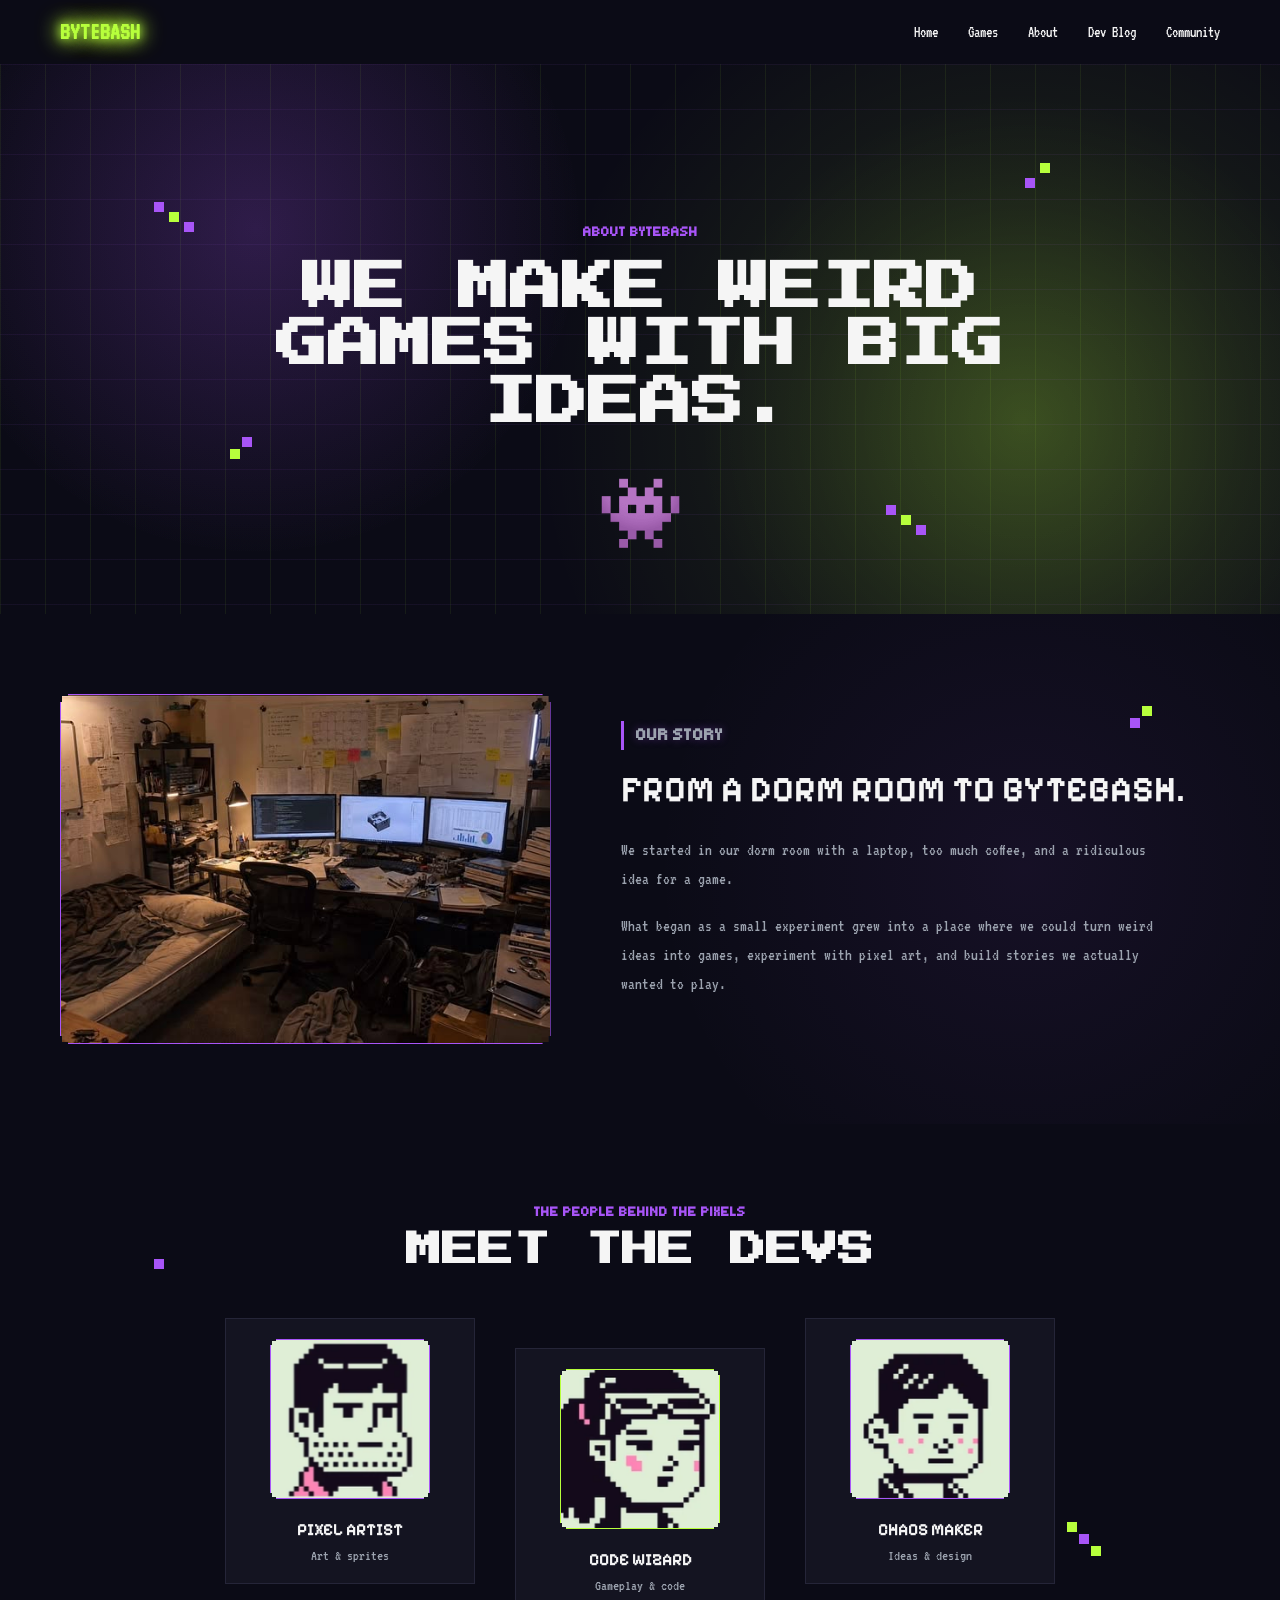
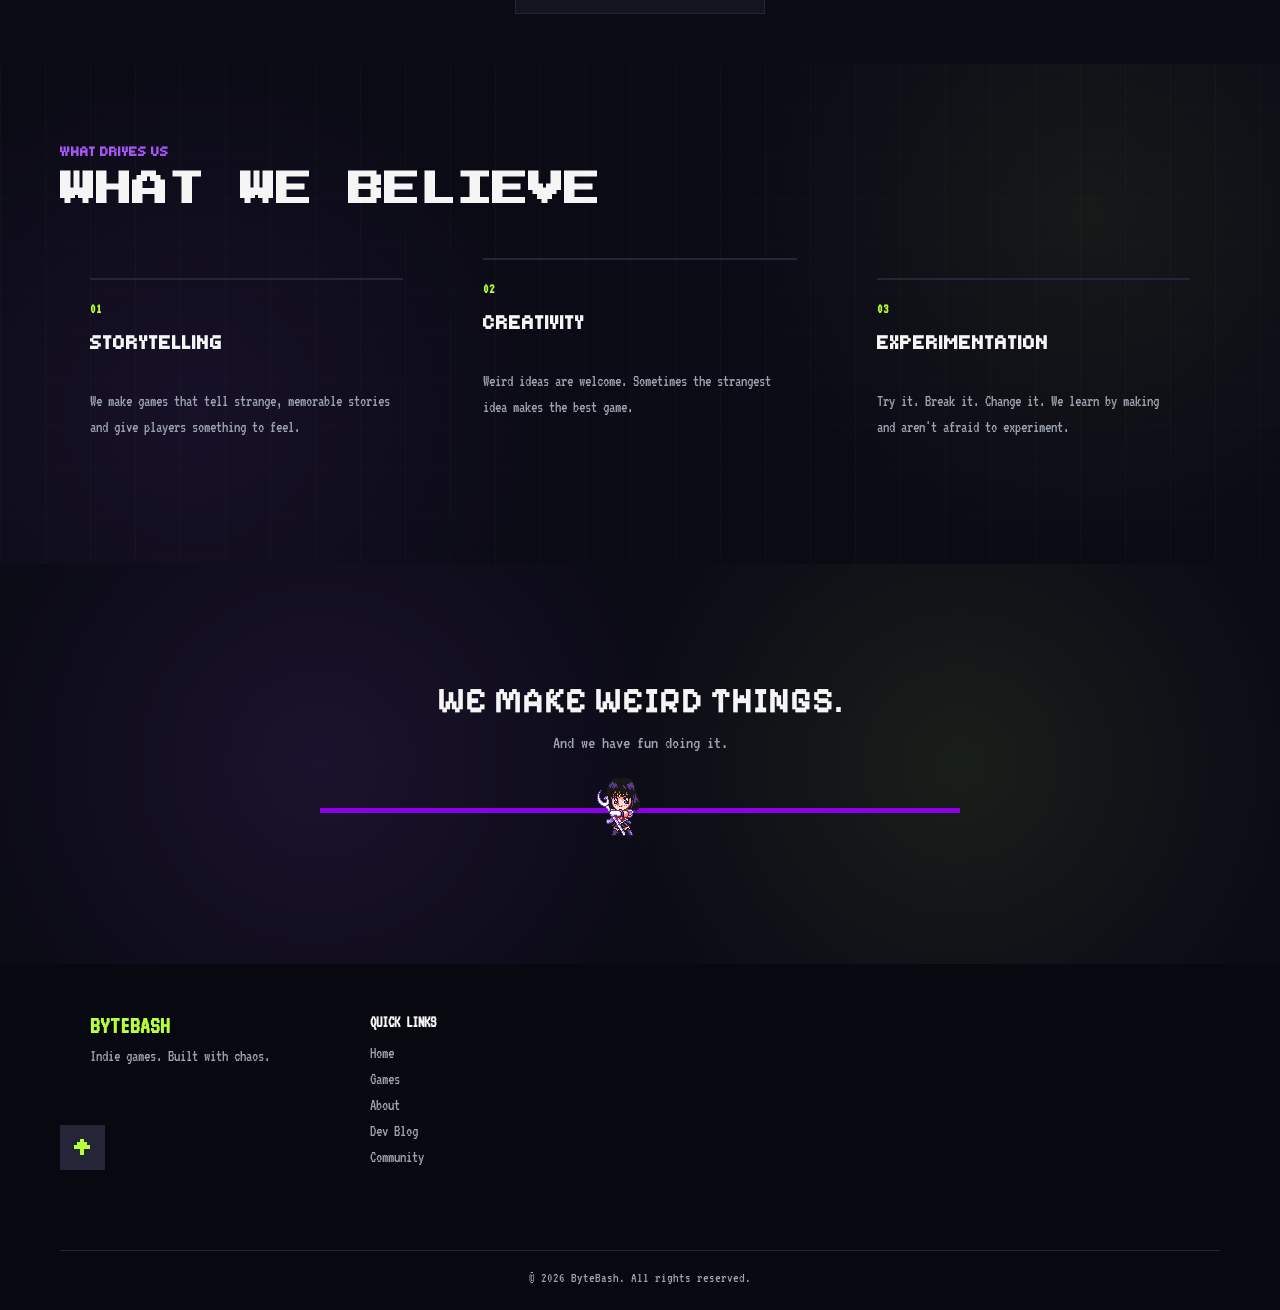
<file: pages/about.html>
<!DOCTYPE html>
<html lang="en">

<head>
    <meta charset="UTF-8">
    <meta name="viewport" content="width=device-width, initial-scale=1.0">

    <title>About | ByteBash</title>

    <link rel="stylesheet" href="../styles/about.css">
</head>

<body>

    <header id="top">
        <nav>
            <a href="../index.html" class="logo">BYTEBASH</a>

            <ul class="nav-links">
                <li><a href="../index.html">Home</a></li>
                <li><a href="games.html">Games</a></li>
                <li><a href="about.html">About</a></li>
                <li><a href="devblog.html">Dev Blog</a></li>
                <li><a href="community.html">Community</a></li>
            </ul>
        </nav>
    </header>

    <main>

        <section class="about-hero">

            <span class="about-pixel about-pixel-1"></span>
            <span class="about-pixel about-pixel-2"></span>
            <span class="about-pixel about-pixel-3"></span>
            <span class="about-pixel about-pixel-4"></span>

            <p class="about-label">ABOUT BYTEBASH</p>

            <h1>WE MAKE WEIRD GAMES WITH BIG IDEAS.</h1>

            <div class="about-character">
                👾
            </div>

        </section>


        <section class="our-story">

            <div class="story-image">
                <img src="../public/images/download (37).jfif" alt="ByteBash team working on their first game">
            </div>

            <div class="story-content">

                <span class="story-pixel story-pixel-1"></span>

                <p class="story-label">OUR STORY</p>

                <h2>FROM A DORM ROOM TO BYTEBASH.</h2>

                <p>
                    We started in our dorm room with a laptop, too much coffee,
                    and a ridiculous idea for a game.
                </p>

                <p>
                    What began as a small experiment grew into a place where
                    we could turn weird ideas into games, experiment with
                    pixel art, and build stories we actually wanted to play.
                </p>

            </div>

        </section>


        <section class="devs">

            <span class="dev-pixel dev-pixel-1"></span>
            <span class="dev-pixel dev-pixel-2"></span>

            <p class="devs-label">THE PEOPLE BEHIND THE PIXELS</p>

            <h2>MEET THE DEVS</h2>

            <div class="devs-grid">

                <article class="dev-card">

                    <div class="dev-avatar">
                        <img src="../public/images/Screenshot (106)2.png" alt="Pixel Artist">
                    </div>

                    <h3>PIXEL ARTIST</h3>
                    <p>Art & sprites</p>

                </article>


                <article class="dev-card">

                    <div class="dev-avatar">
                        <img src="../public/images/Screenshot (106).png" alt="Code Wizard">
                    </div>

                    <h3>CODE WIZARD</h3>
                    <p>Gameplay & code</p>

                </article>


                <article class="dev-card">

                    <div class="dev-avatar">
                        <img src="../public/images/Screenshot (106)3.png" alt="Chaos Maker">
                    </div>

                    <h3>CHAOS MAKER</h3>
                    <p>Ideas & design</p>

                </article>

            </div>

        </section>


        <section class="values">

            <p class="values-label">WHAT DRIVES US</p>

            <h2>WHAT WE BELIEVE</h2>

            <div class="values-grid">

                <article class="value">

                    <span class="value-number">01</span>

                    <h3>STORYTELLING</h3>

                    <p>
                        We make games that tell strange, memorable stories
                        and give players something to feel.
                    </p>

                </article>


                <article class="value">

                    <span class="value-number">02</span>

                    <h3>CREATIVITY</h3>

                    <p>
                        Weird ideas are welcome. Sometimes the strangest
                        idea makes the best game.
                    </p>

                </article>


                <article class="value">

                    <span class="value-number">03</span>

                    <h3>EXPERIMENTATION</h3>

                    <p>
                        Try it. Break it. Change it. We learn by making
                        and aren't afraid to experiment.
                    </p>

                </article>

            </div>

        </section>


        <section class="bytebash-vibe">

            <h2>WE MAKE WEIRD THINGS.</h2>

            <p>And we have fun doing it.</p>

            <div class="vibe-character">
                <img src="../public/images/dbb.gif" alt="ByteBash pixel character">
            </div>

        </section>

    </main>


    <footer>

        <div class="footer-content">

            <div class="footer-brand">
                <h3>BYTEBASH</h3>
                <p>Indie games. Built with chaos.</p>
            </div>

            <div class="footer-links">

                <h4>QUICK LINKS</h4>

                <a href="../index.html">Home</a>
                <a href="games.html">Games</a>
                <a href="about.html">About</a>
                <a href="devblog.html">Dev Blog</a>
                <a href="community.html">Community</a>

            </div>

        </div>


        <a href="#top" class="back-to-top" aria-label="Back to top">
            ↑
        </a>


        <div class="footer-bottom">
            <p>© 2026 ByteBash. All rights reserved.</p>
        </div>

    </footer>

</body>

</html>
</file>
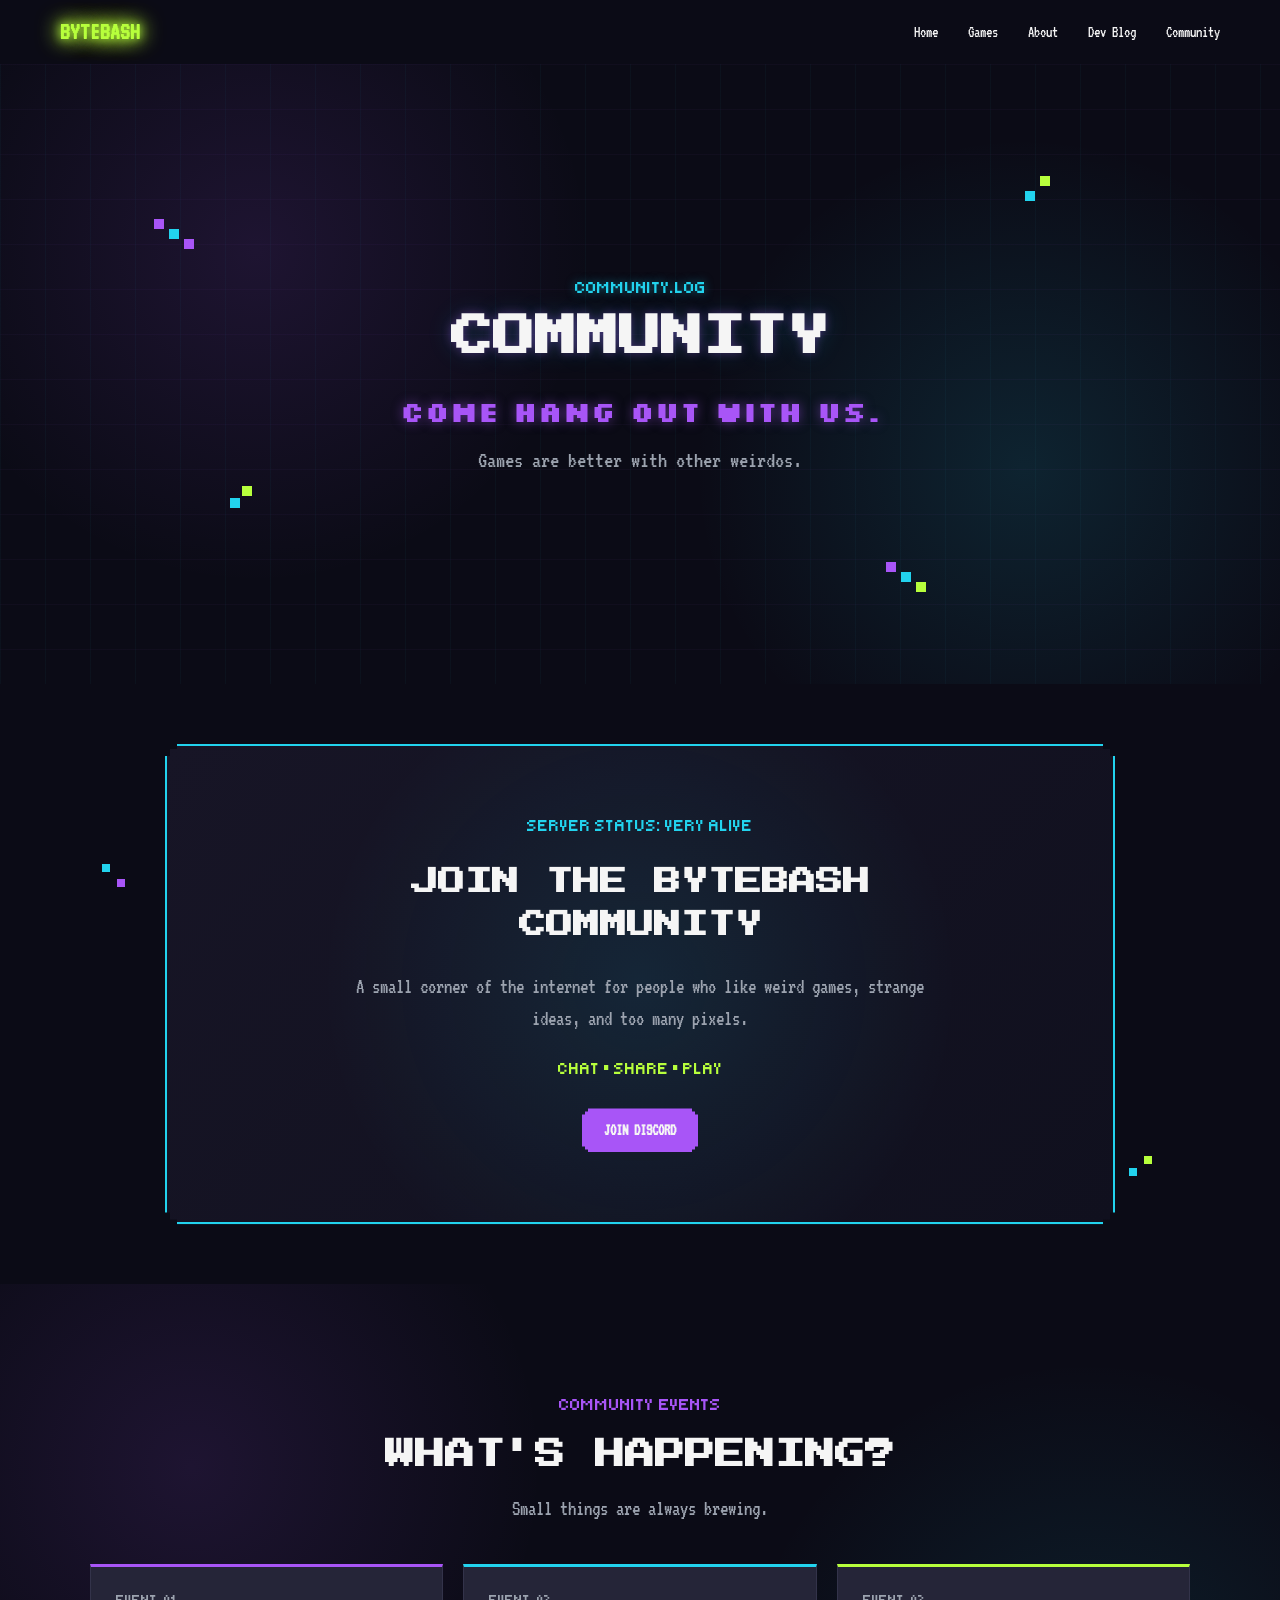
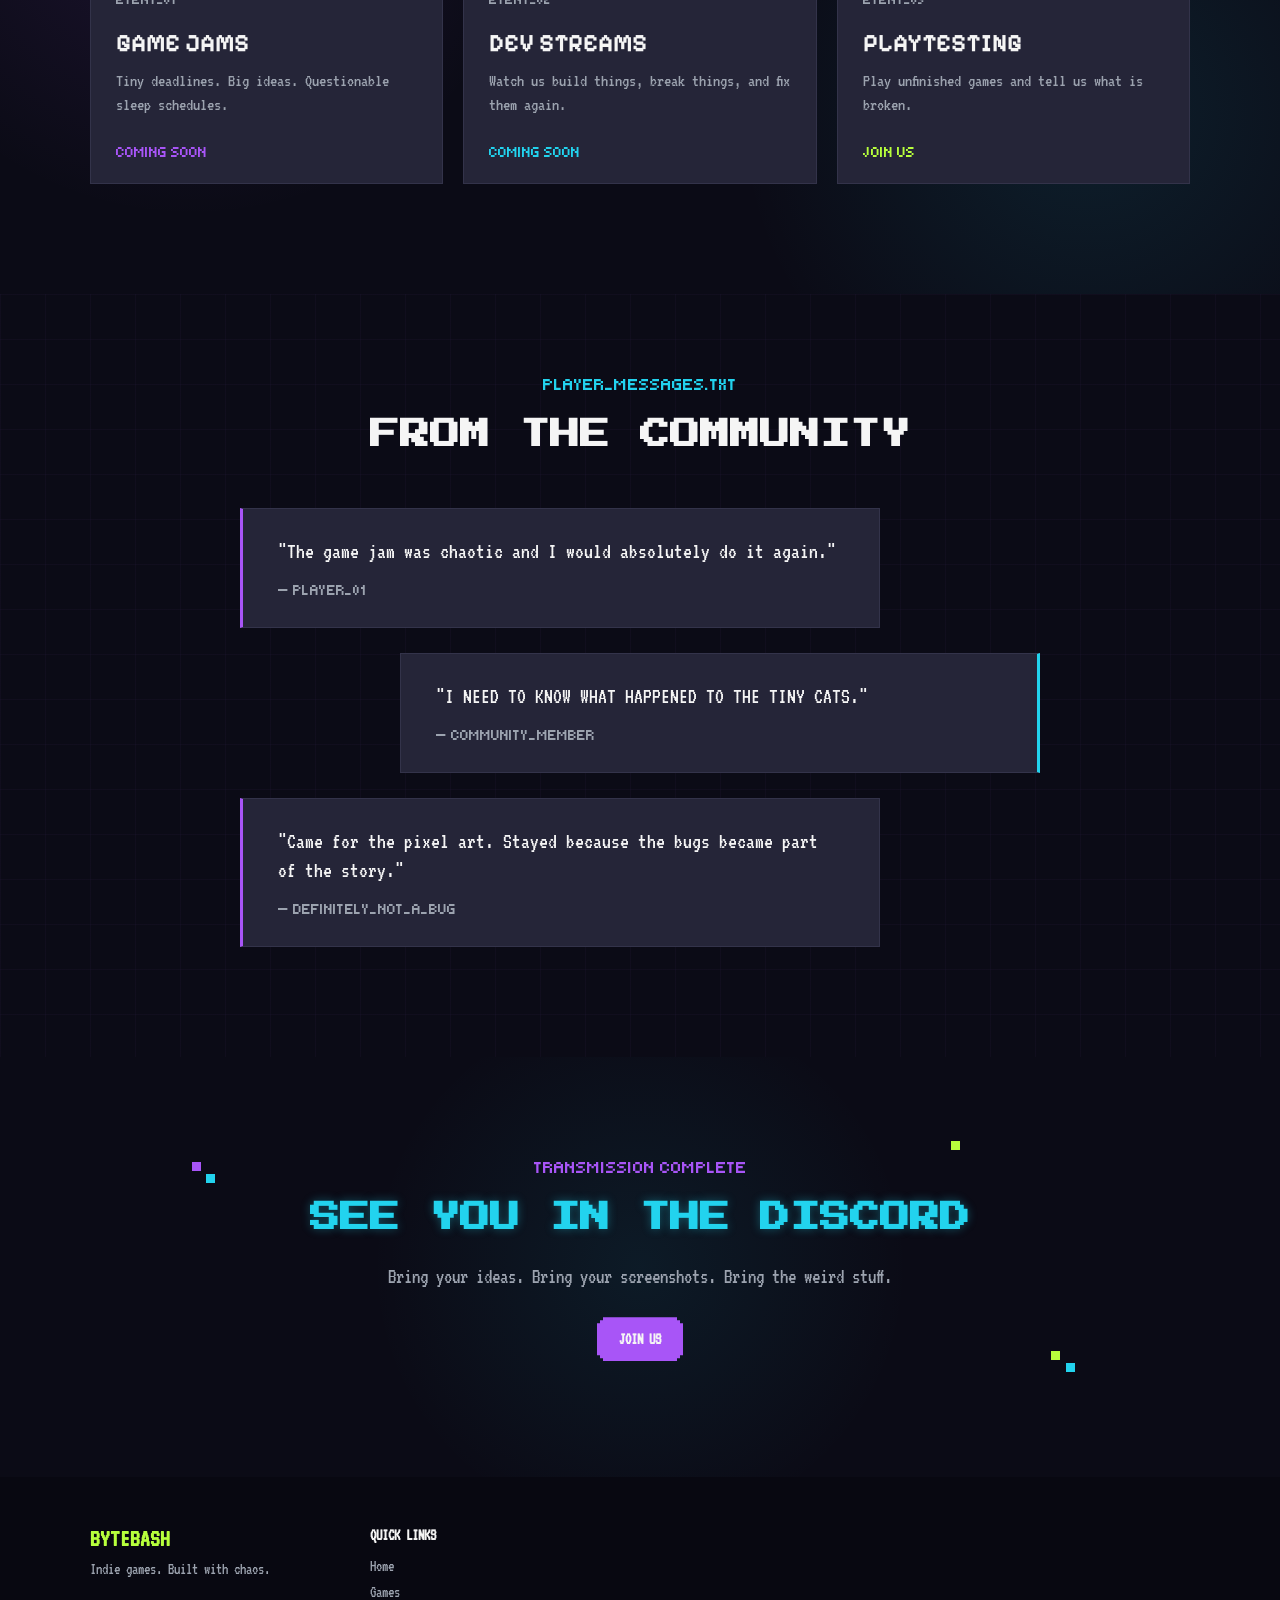
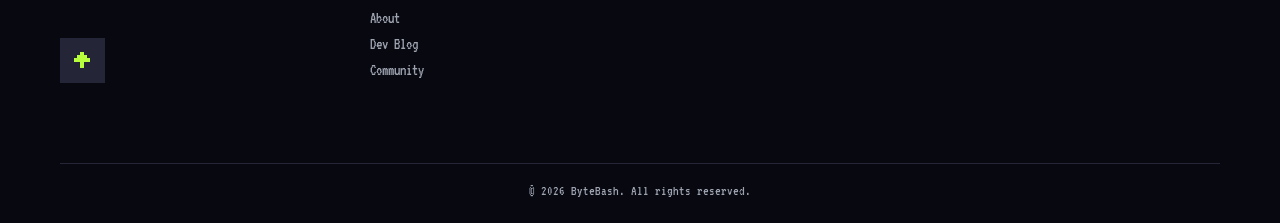
<file: pages/community.html>
<!DOCTYPE html>
<html lang="en">

<head>
    <meta charset="UTF-8">
    <meta name="viewport" content="width=device-width, initial-scale=1.0">

    <title>Community | ByteBash</title>

    <link rel="stylesheet" href="../styles/community.css">
</head>

<body>

    <!-- HEADER -->
    <header id="top">

        <nav>

            <a href="../index.html" class="logo">BYTEBASH</a>

            <ul class="nav-links">
                <li><a href="../index.html">Home</a></li>
                <li><a href="games.html">Games</a></li>
                <li><a href="about.html">About</a></li>
                <li><a href="devblog.html">Dev Blog</a></li>
                <li><a href="community.html">Community</a></li>
            </ul>

        </nav>

    </header>


    <!-- COMMUNITY HERO -->
    <section class="community-hero">

        <span class="pixel pixel-1"></span>
        <span class="pixel pixel-2"></span>
        <span class="pixel pixel-3"></span>
        <span class="pixel pixel-4"></span>

        <div class="community-hero-content">

            <p class="community-label">COMMUNITY.LOG</p>

            <h1>COMMUNITY</h1>

            <h2>COME HANG OUT WITH US.</h2>

            <p class="community-hero-description">
                Games are better with other weirdos.
            </p>

        </div>

    </section>


    <!-- JOIN COMMUNITY -->
    <section class="join-community">

        <span class="join-pixel join-pixel-1"></span>
        <span class="join-pixel join-pixel-2"></span>
        <span class="join-pixel join-pixel-3"></span>

        <div class="join-panel">

            <p class="join-label">SERVER STATUS: VERY ALIVE</p>

            <h2>JOIN THE BYTEBASH<br>COMMUNITY</h2>

            <p class="join-description">
                A small corner of the internet for people who like
                weird games, strange ideas, and too many pixels.
            </p>

            <p class="join-meta">
                CHAT • SHARE • PLAY
            </p>

            <a href="#" class="join-button">
                JOIN DISCORD
            </a>

        </div>

    </section>


    <!-- WHAT'S HAPPENING -->
    <section class="happening">

        <p class="section-label">COMMUNITY EVENTS</p>

        <h2>WHAT'S HAPPENING?</h2>

        <p class="happening-intro">
            Small things are always brewing.
        </p>


        <div class="happening-grid">

            <!-- GAME JAMS -->
            <article class="happening-card jams-card">

                <p class="card-label">EVENT_01</p>

                <h3>GAME JAMS</h3>

                <p>
                    Tiny deadlines. Big ideas.
                    Questionable sleep schedules.
                </p>

                <span>COMING SOON</span>

            </article>


            <!-- DEV STREAMS -->
            <article class="happening-card streams-card">

                <p class="card-label">EVENT_02</p>

                <h3>DEV STREAMS</h3>

                <p>
                    Watch us build things,
                    break things, and fix them again.
                </p>

                <span>COMING SOON</span>

            </article>


            <!-- PLAYTESTING -->
            <article class="happening-card playtest-card">

                <p class="card-label">EVENT_03</p>

                <h3>PLAYTESTING</h3>

                <p>
                    Play unfinished games
                    and tell us what is broken.
                </p>

                <span>JOIN US</span>

            </article>

        </div>

    </section>


    <!-- FROM THE COMMUNITY -->
    <section class="community-comments">

        <p class="section-label">PLAYER_MESSAGES.TXT</p>

        <h2>FROM THE COMMUNITY</h2>

        <div class="comment-list">

            <article class="comment comment-left">

                <p class="comment-text">
                    "The game jam was chaotic and I would absolutely
                    do it again."
                </p>

                <p class="comment-author">
                    — PLAYER_01
                </p>

            </article>


            <article class="comment comment-right">

                <p class="comment-text">
                    "I NEED TO KNOW WHAT HAPPENED TO THE TINY CATS."
                </p>

                <p class="comment-author">
                    — COMMUNITY_MEMBER
                </p>

            </article>


            <article class="comment comment-left">

                <p class="comment-text">
                    "Came for the pixel art. Stayed because the bugs
                    became part of the story."
                </p>

                <p class="comment-author">
                    — DEFINITELY_NOT_A_BUG
                </p>

            </article>

        </div>

    </section>


    <!-- CLOSING CTA -->
    <section class="community-closing">

        <span class="closing-pixel closing-pixel-1"></span>
        <span class="closing-pixel closing-pixel-2"></span>
        <span class="closing-pixel closing-pixel-3"></span>

        <p class="closing-label">TRANSMISSION COMPLETE</p>

        <h2>SEE YOU IN THE DISCORD</h2>

        <p>
            Bring your ideas. Bring your screenshots.
            Bring the weird stuff.
        </p>

        <a href="#" class="join-button">
            JOIN US
        </a>

    </section>


    <!-- FOOTER -->
    <footer>

        <div class="footer-content">

            <div class="footer-brand">
                <h3>BYTEBASH</h3>
                <p>Indie games. Built with chaos.</p>
            </div>


            <div class="footer-links">

                <h4>QUICK LINKS</h4>

                <a href="../index.html">Home</a>
                <a href="games.html">Games</a>
                <a href="about.html">About</a>
                <a href="devblog.html">Dev Blog</a>
                <a href="community.html">Community</a>

            </div>

        </div>


        <a href="#top" class="back-to-top" aria-label="Back to top">
            ↑
        </a>


        <div class="footer-bottom">
            <p>© 2026 ByteBash. All rights reserved.</p>
        </div>

    </footer>

</body>

</html>
</file>
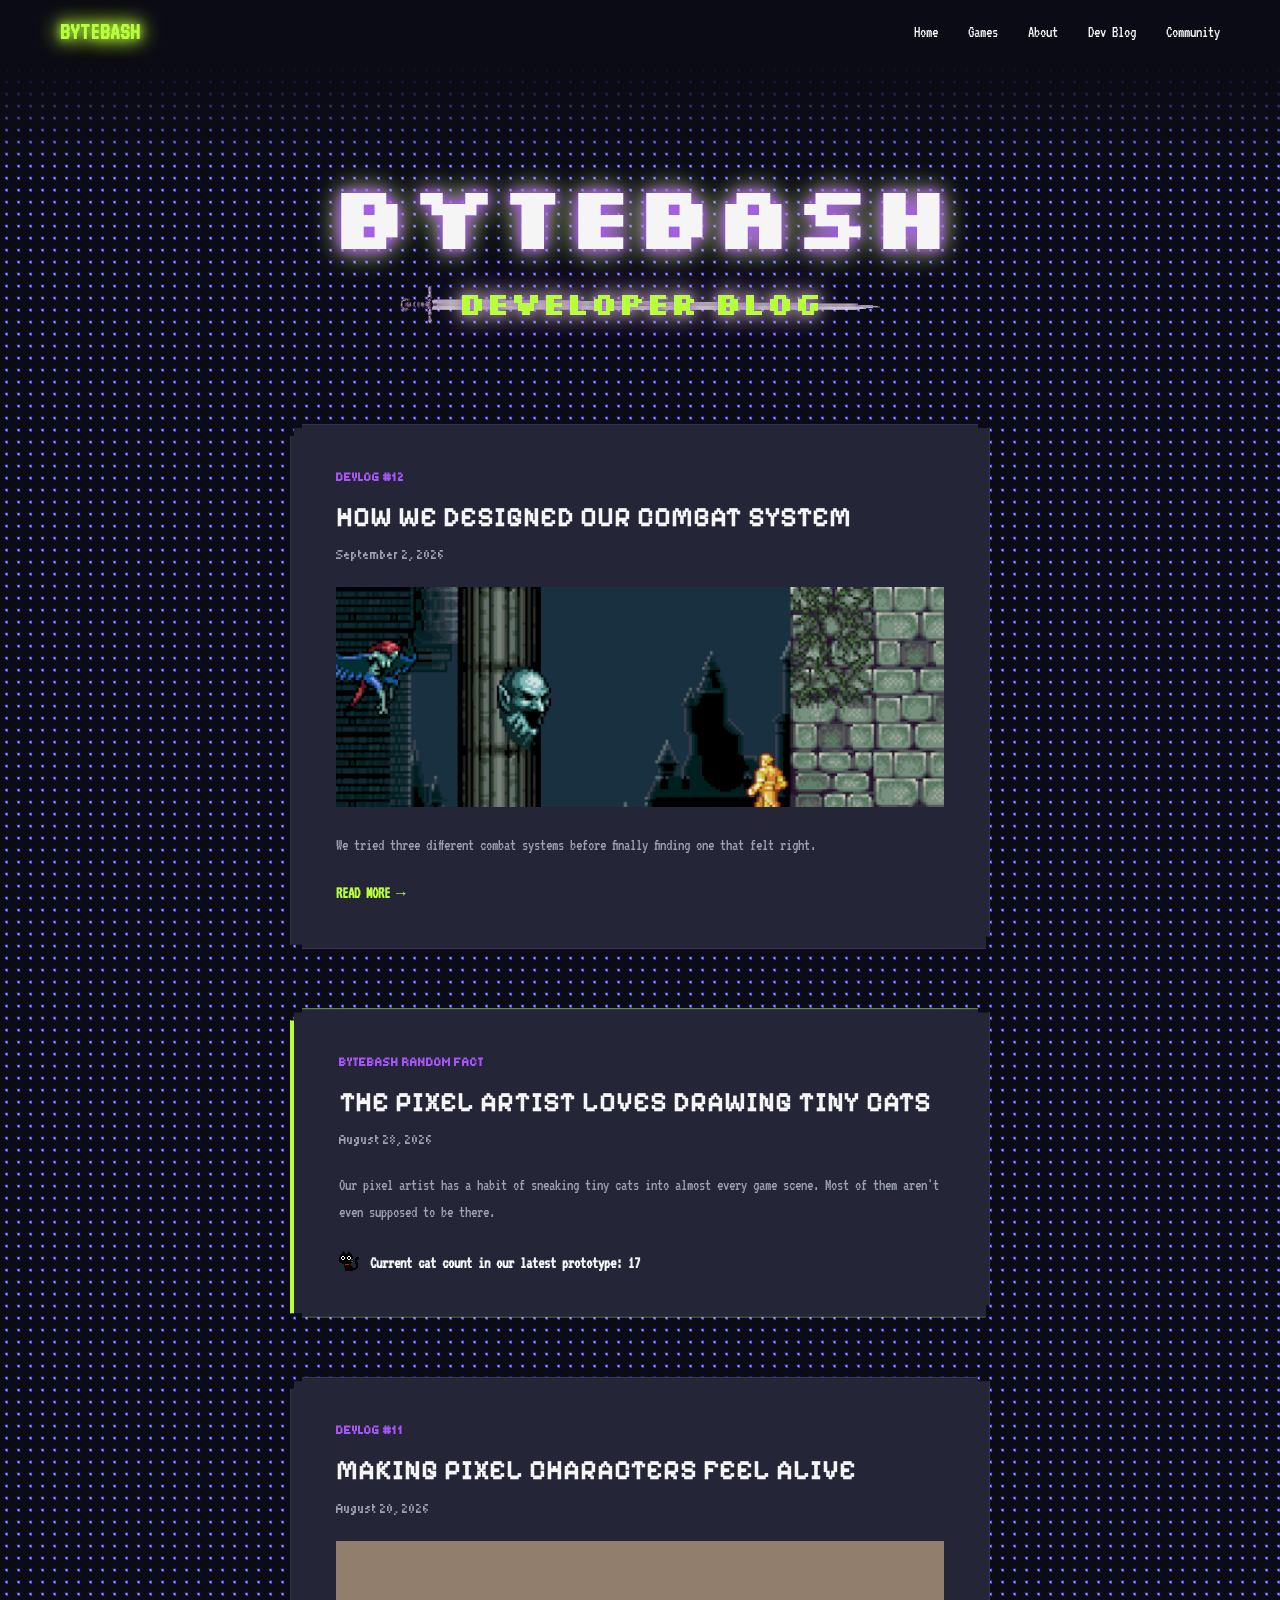
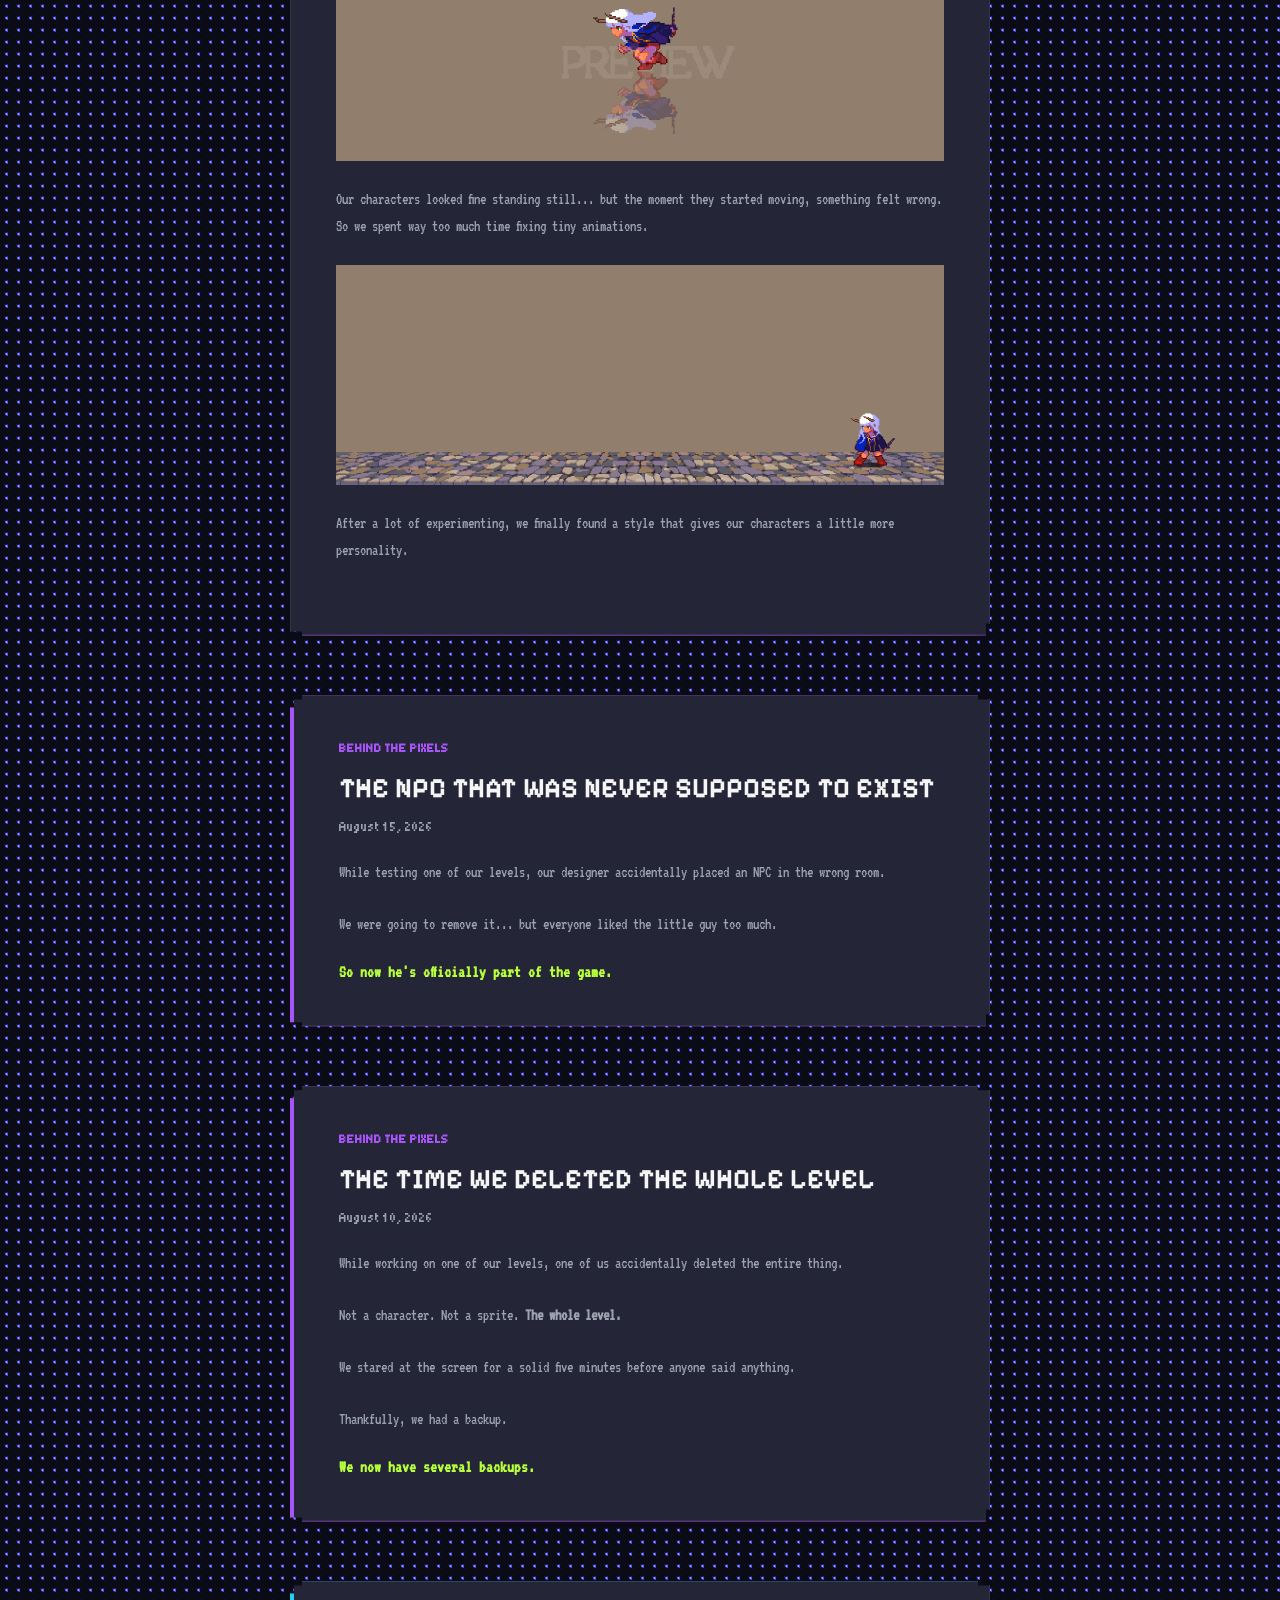
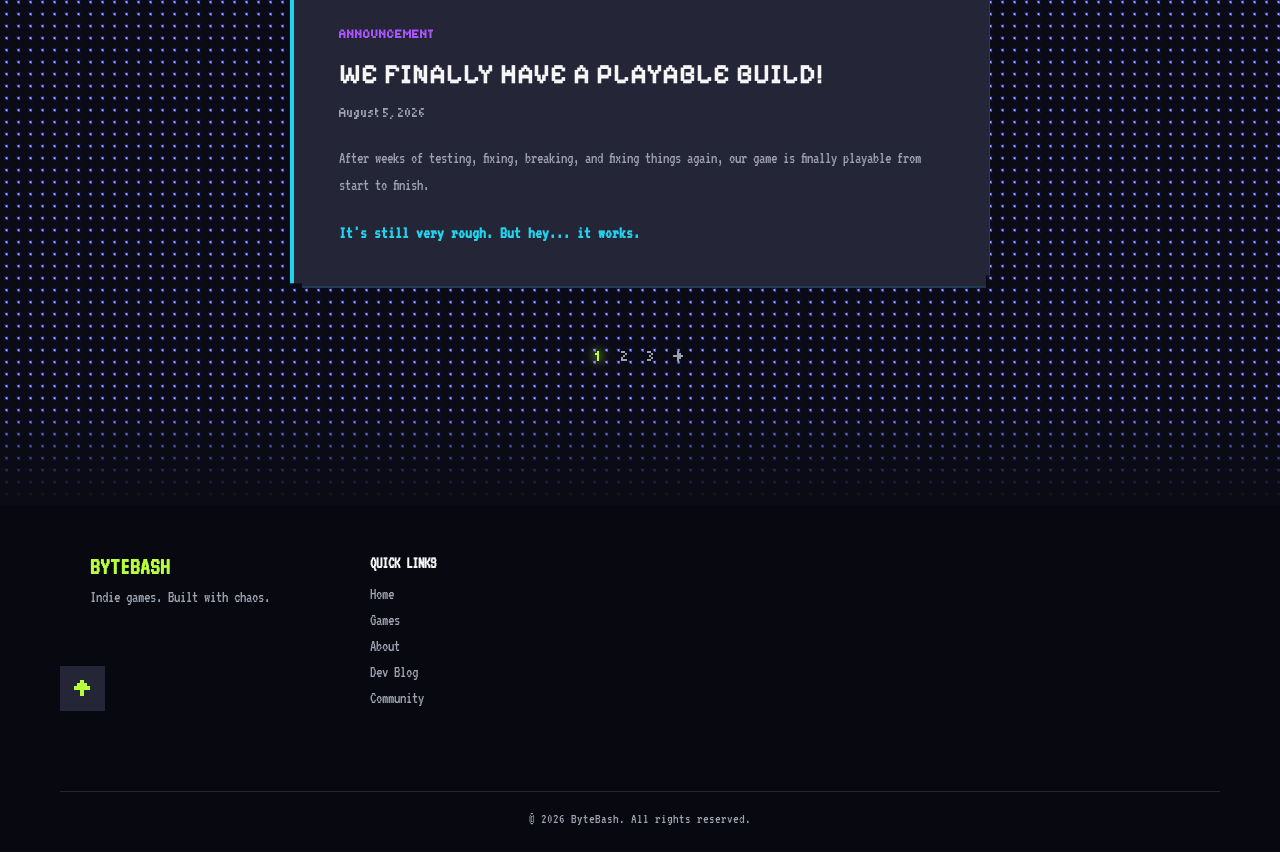
<file: pages/devblog.html>
<!DOCTYPE html>
<html lang="en">

<head>
    <meta charset="UTF-8">
    <meta name="viewport" content="width=device-width, initial-scale=1.0">

    <title>Dev Log | ByteBash</title>

    <link rel="stylesheet" href="../styles/devblog.css">
</head>

<body>

    <header id="top">

        <nav>

            <a href="../index.html" class="logo">BYTEBASH</a>

            <ul class="nav-links">
                <li><a href="../index.html">Home</a></li>
                <li><a href="games.html">Games</a></li>
                <li><a href="about.html">About</a></li>
                <li><a href="devblog.html">Dev Blog</a></li>
                <li><a href="community.html">Community</a></li>
            </ul>

        </nav>

    </header>


    <main>

        <section class="blog-hero">

            <h1>BYTEBASH</h1>

            <h2>DEVELOPER BLOG</h2>

            <img src="../public/images/jdn.gif" alt="ByteBash pixel character">

        </section>


        <section class="blog-posts">

            <article class="blog-post">

                <p class="blog-number">DEVLOG #12</p>

                <h2>HOW WE DESIGNED OUR COMBAT SYSTEM</h2>

                <p class="blog-date">September 2, 2026</p>

                <div class="blog-image">
                    <img src="../public/images/ndjf.gif" alt="Combat system design">
                </div>

                <p class="blog-preview">
                    We tried three different combat systems before finally
                    finding one that felt right.
                </p>

                <a href="#" class="blog-read-more">
                    READ MORE →
                </a>

            </article>


            <article class="blog-post fact-post">

                <p class="blog-number">BYTEBASH RANDOM FACT</p>

                <h2>THE PIXEL ARTIST LOVES DRAWING TINY CATS</h2>

                <p class="blog-date">August 28, 2026</p>

                <p class="blog-preview">
                    Our pixel artist has a habit of sneaking tiny cats into
                    almost every game scene. Most of them aren't even supposed
                    to be there.
                </p>

                <p class="blog-fact">
                    <img
                        class="blog-fact-image"
                        src="../public/images/v c.gif"
                        alt="Tiny Cat">
                    Current cat count in our latest prototype: 17
                </p>

            </article>


            <article class="blog-post">

                <p class="blog-number">DEVLOG #11</p>

                <h2>MAKING PIXEL CHARACTERS FEEL ALIVE</h2>

                <p class="blog-date">August 20, 2026</p>

                <div class="blog-image">
                    <img
                        src="../public/images/Untitled design.png"
                        alt="Pixel character animation">
                </div>

                <p class="blog-preview">
                    Our characters looked fine standing still...
                    but the moment they started moving, something felt wrong.
                    So we spent way too much time fixing tiny animations.
                </p>

                <div class="blog-image">
                    <img
                        src="../public/images/k vlc.gif"
                        alt="Pixel character animation">
                </div>

                <p class="blog-preview">
                    After a lot of experimenting, we finally found a style
                    that gives our characters a little more personality.
                </p>

            </article>


            <article class="blog-post funny-post">

                <p class="blog-number">BEHIND THE PIXELS</p>

                <h2>THE NPC THAT WAS NEVER SUPPOSED TO EXIST</h2>

                <p class="blog-date">August 15, 2026</p>

                <p class="blog-preview">
                    While testing one of our levels, our designer accidentally
                    placed an NPC in the wrong room.
                </p>

                <p class="blog-preview">
                    We were going to remove it...
                    but everyone liked the little guy too much.
                </p>

                <p class="blog-fact">
                    So now he's officially part of the game.
                </p>

            </article>


            <article class="blog-post funny-post">

                <p class="blog-number">BEHIND THE PIXELS</p>

                <h2>THE TIME WE DELETED THE WHOLE LEVEL</h2>

                <p class="blog-date">August 10, 2026</p>

                <p class="blog-preview">
                    While working on one of our levels, one of us accidentally
                    deleted the entire thing.
                </p>

                <p class="blog-preview">
                    Not a character.
                    Not a sprite.
                    <strong>The whole level.</strong>
                </p>

                <p class="blog-preview">
                    We stared at the screen for a solid five minutes before
                    anyone said anything.
                </p>

                <p class="blog-preview">
                    Thankfully, we had a backup.
                </p>

                <p class="blog-fact">
                    We now have several backups.
                </p>

            </article>


            <article class="blog-post announcement-post">

                <p class="blog-number">ANNOUNCEMENT</p>

                <h2>WE FINALLY HAVE A PLAYABLE BUILD!</h2>

                <p class="blog-date">August 5, 2026</p>

                <p class="blog-preview">
                    After weeks of testing, fixing, breaking, and fixing
                    things again, our game is finally playable from start
                    to finish.
                </p>

                <p class="blog-fact">
                    It's still very rough. But hey... it works.
                </p>

            </article>


            <div class="blog-pagination">

                <a href="#" class="active">1</a>
                <a href="#">2</a>
                <a href="#">3</a>
                <a href="#">→</a>

            </div>

        </section>

    </main>


    <footer>

        <div class="footer-content">

            <div class="footer-brand">
                <h3>BYTEBASH</h3>
                <p>Indie games. Built with chaos.</p>
            </div>


            <div class="footer-links">

                <h4>QUICK LINKS</h4>

                <a href="../index.html">Home</a>
                <a href="games.html">Games</a>
                <a href="about.html">About</a>
                <a href="devblog.html">Dev Blog</a>
                <a href="community.html">Community</a>

            </div>

        </div>


        <a href="#top" class="back-to-top" aria-label="Back to top">
            ↑
        </a>


        <div class="footer-bottom">
            <p>© 2026 ByteBash. All rights reserved.</p>
        </div>

    </footer>

</body>

</html>
</file>
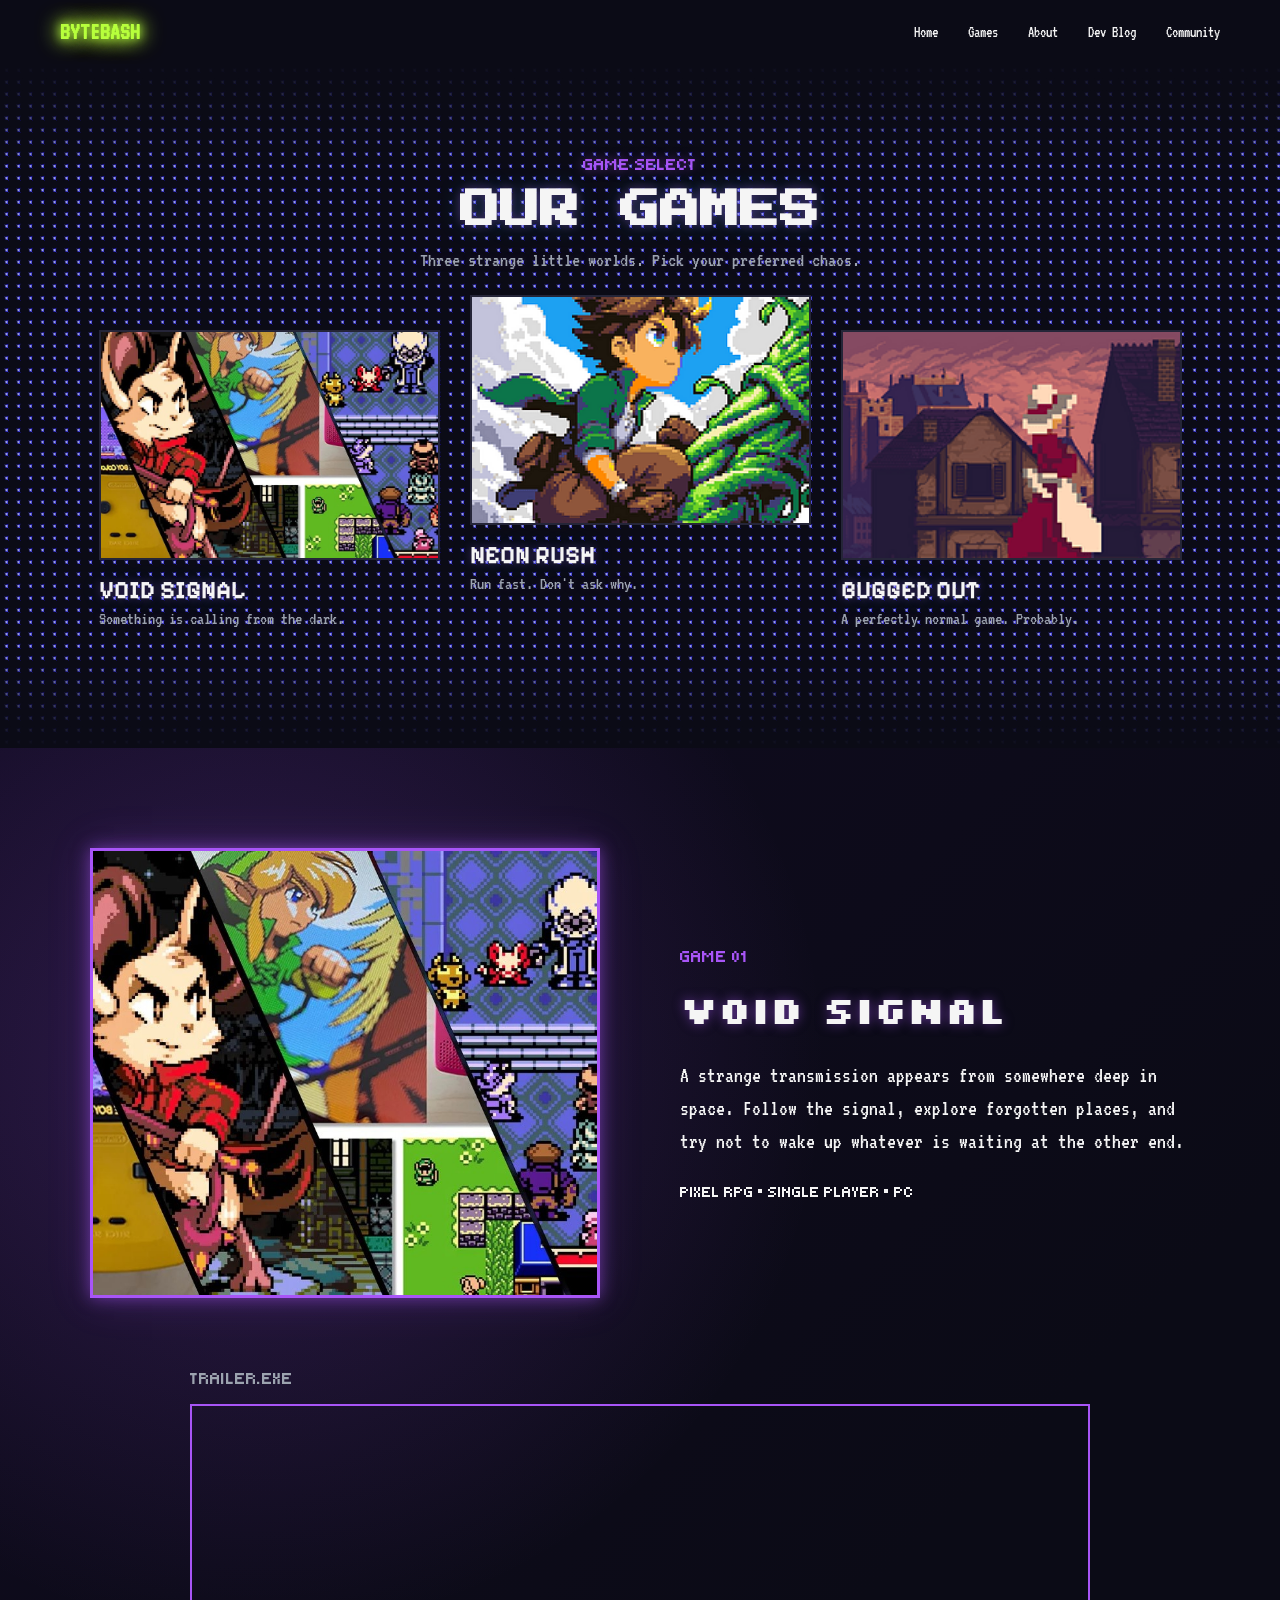
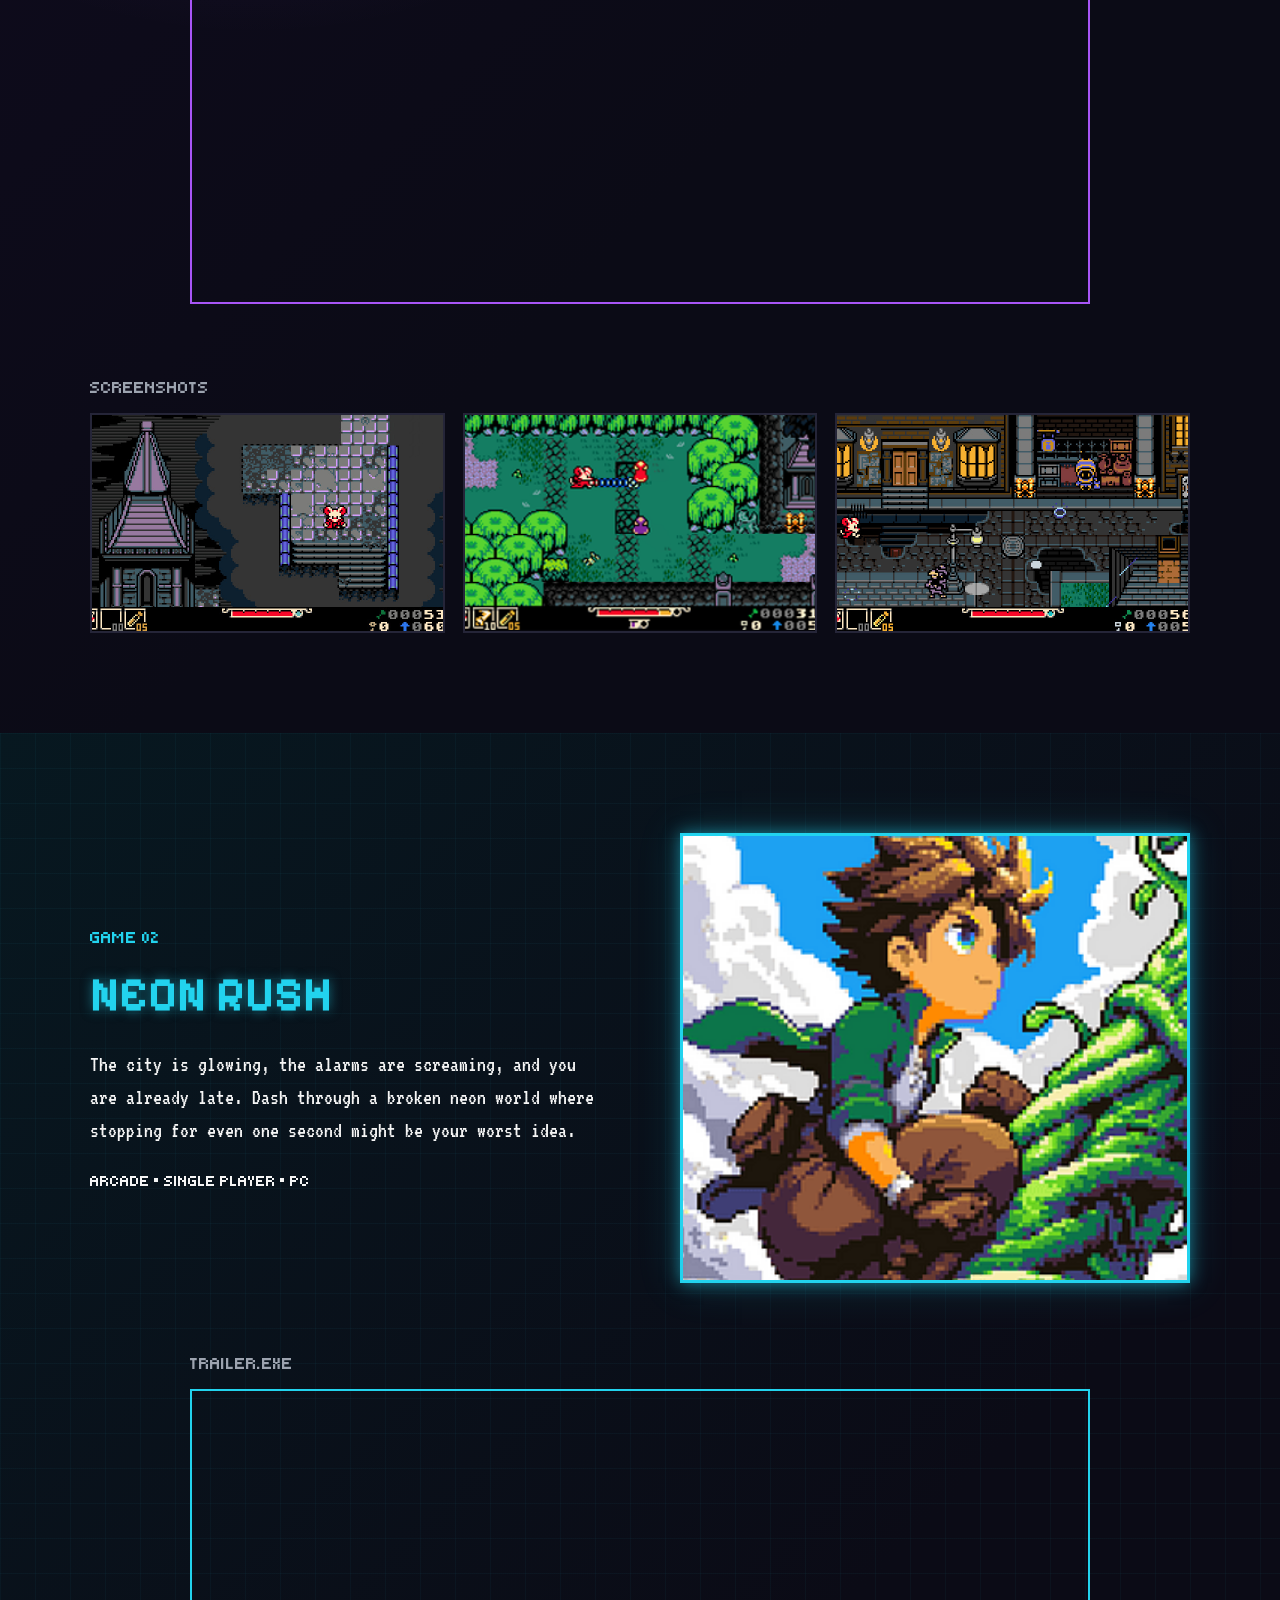
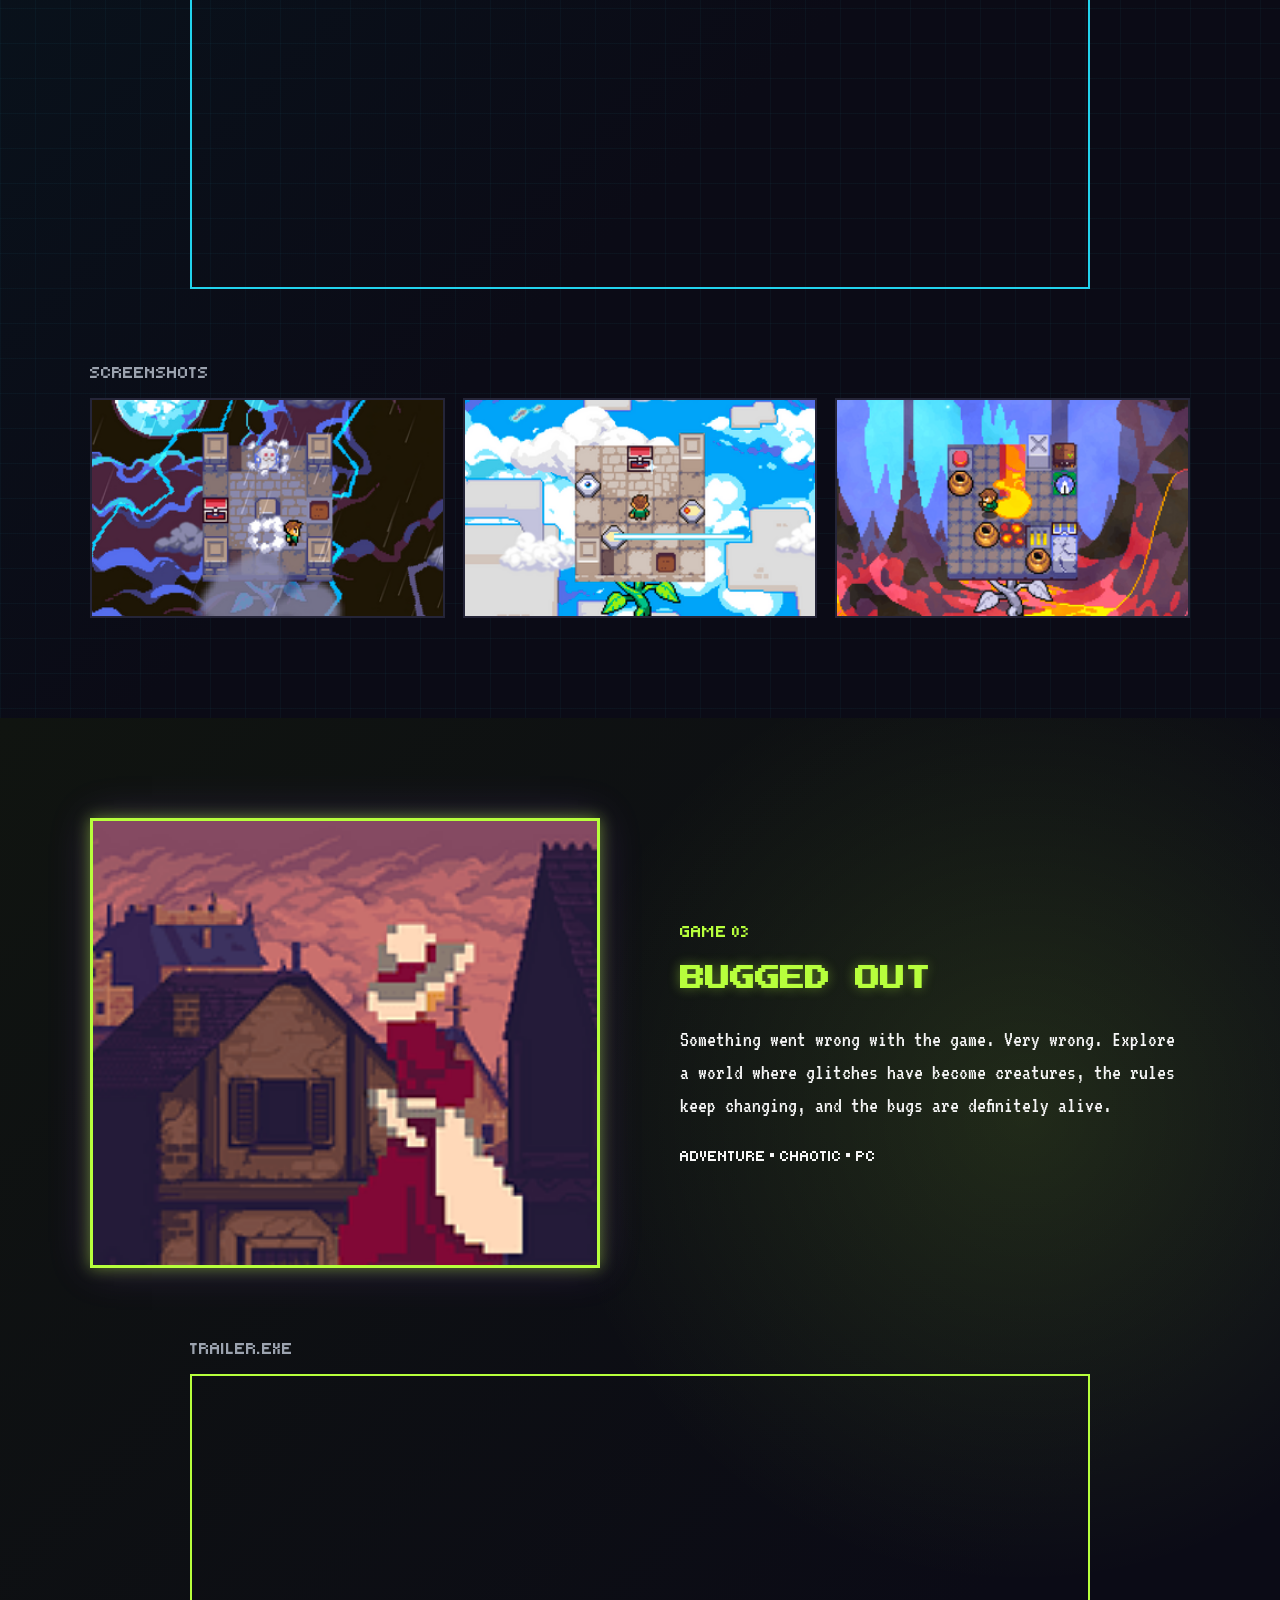
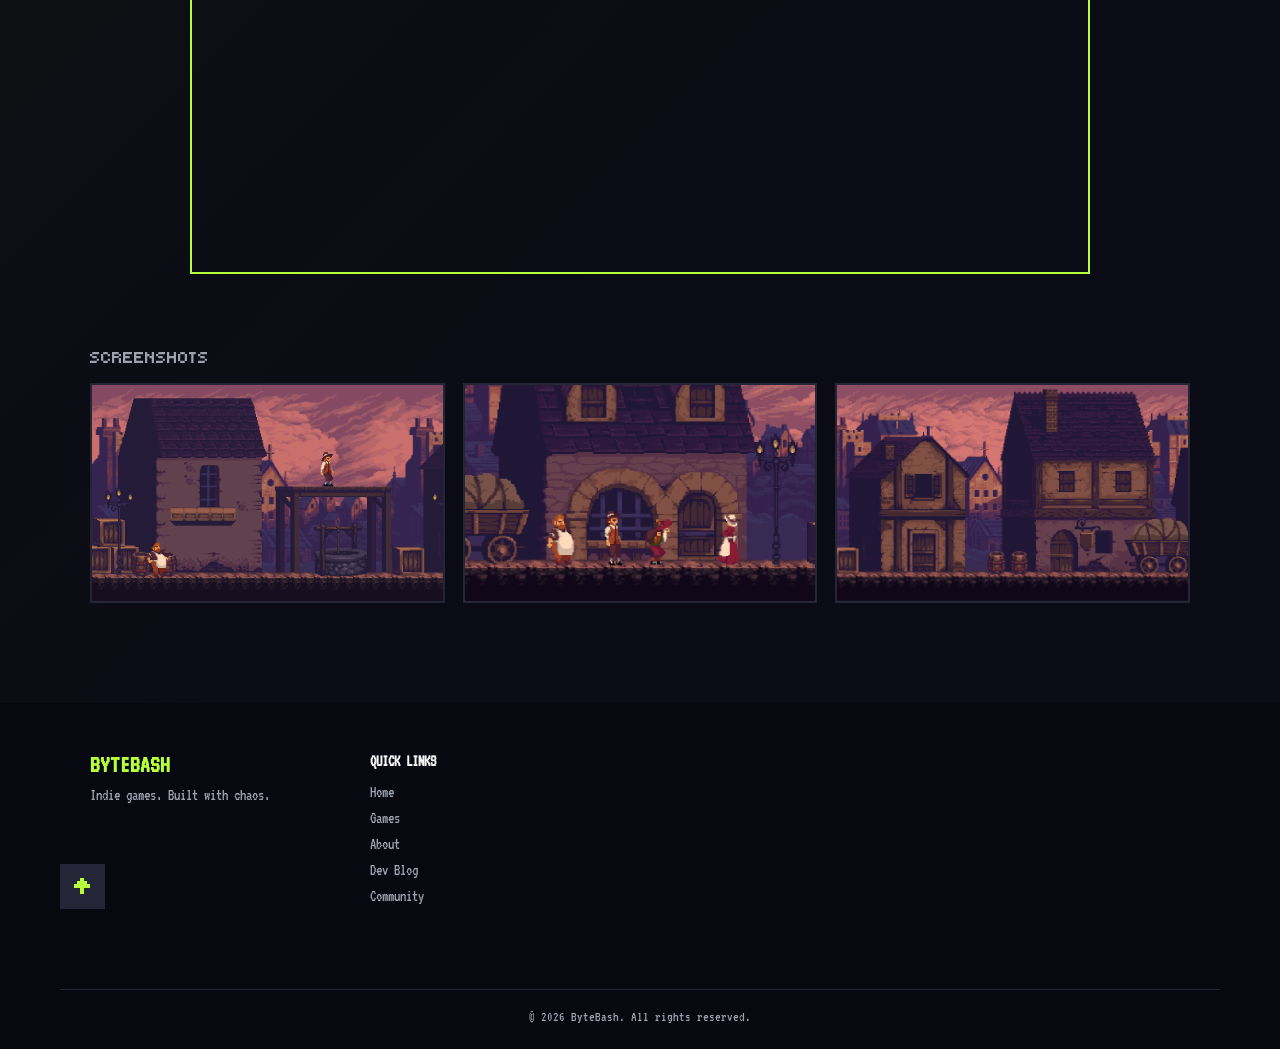
<file: pages/games.html>
<!DOCTYPE html>
<html lang="en">
<head>
    <meta charset="UTF-8">
    <meta name="viewport" content="width=device-width, initial-scale=1.0">

    <title>Games | ByteBash </title>

    <link rel="stylesheet" href="../styles/games.css">
</head>

<body>

    <!-- HEADER -->
    <header id="top">
        <nav>
            <a href="../index.html" class="logo">BYTEBASH</a>

            <ul class="nav-links">
                <li><a href="../index.html">Home</a></li>
                <li><a href="games.html">Games</a></li>
                <li><a href="about.html">About</a></li>
                <li><a href="devblog.html">Dev Blog</a></li>
                <li><a href="community.html">Community</a></li>
            </ul>
        </nav>
    </header>


    <!-- OUR GAMES -->
    <section class="our-games">

        <p class="section-label">GAME SELECT</p>

        <h1>OUR GAMES</h1>

        <p class="games-intro">
            Three strange little worlds. Pick your preferred chaos.
        </p>


        <div class="games-preview-row">

            <!-- GAME 1 -->
            <a href="#game-one" class="game-preview">

                <div class="preview-image">
                    <img src="../public/images/jbjj.jpg" alt="Game One">
                </div>

                <h2>VOID SIGNAL</h2>

                <p>Something is calling from the dark.</p>

            </a>


            <!-- GAME 2 -->
            <a href="#game-two" class="game-preview game-preview-raised">

                <div class="preview-image">
                    <img src="../public/images/gbh.png" alt="Game Two">
                </div>

                <h2>NEON RUSH</h2>

                <p>Run fast. Don't ask why.</p>

            </a>


            <!-- GAME 3 -->
            <a href="#game-three" class="game-preview">

                <div class="preview-image">
                    <img src="../public/images/vfd.png" alt="Game Three">
                </div>

                <h2>BUGGED OUT</h2>

                <p>A perfectly normal game. Probably.</p>

            </a>

        </div>

    </section>


    <!-- GAME 1 -->
    <section class="game-showcase game-one" id="game-one">

        <div class="game-top">

            <div class="game-art">
                <img src="../public/images/jbjj.jpg" alt="Void Signal artwork">
            </div>


            <div class="game-info">

                <p class="game-number">GAME 01</p>

                <h2>VOID SIGNAL</h2>

                <p class="game-story">
                    A strange transmission appears from somewhere deep in space.
                    Follow the signal, explore forgotten places, and try not to
                    wake up whatever is waiting at the other end.
                </p>

                <p class="game-meta">
                    PIXEL RPG • SINGLE PLAYER • PC
                </p>

            </div>

        </div>


        <div class="game-video">

            <p class="video-label">TRAILER.EXE</p>

            <iframe
                src="https://www.youtube.com/embed/VIDEO_ID_1"
                title="Void Signal Trailer"
                allowfullscreen>
            </iframe>

        </div>


        <div class="screenshots">

            <p class="screenshots-label">SCREENSHOTS</p>

            <div class="screenshot-grid">

                <img src="../public/images/gd.jpg" alt="Void Signal screenshot 1">
                <img src="../public/images/cxv bx.png" alt="Void Signal screenshot 2">
                <img src="../public/images/vbc.jpg" alt="Void Signal screenshot 3">

            </div>

        </div>

    </section>


    <!-- GAME 2 -->
    <section class="game-showcase game-two" id="game-two">

        <div class="game-top game-top-reverse">

            <div class="game-info">

                <p class="game-number">GAME 02</p>

                <h2>NEON RUSH</h2>

                <p class="game-story">
                    The city is glowing, the alarms are screaming, and you are
                    already late. Dash through a broken neon world where stopping
                    for even one second might be your worst idea.
                </p>

                <p class="game-meta">
                    ARCADE • SINGLE PLAYER • PC
                </p>

            </div>


            <div class="game-art">
                <img src="../public/images/gbh.png" alt="Neon Rush artwork">
            </div>

        </div>


        <div class="game-video">

            <p class="video-label">TRAILER.EXE</p>

            <iframe
                src="https://www.youtube.com/embed/VIDEO_ID_2"
                title="Neon Rush Trailer"
                allowfullscreen>
            </iframe>

        </div>


        <div class="screenshots">

            <p class="screenshots-label">SCREENSHOTS</p>

            <div class="screenshot-grid">

                <img src="../public/images/gu.png" alt="Neon Rush screenshot 1">
                <img src="../public/images/n n.png" alt="Neon Rush screenshot 2">
                <img src="../public/images/jk.png" alt="Neon Rush screenshot 3">

            </div>

        </div>

    </section>


    <!-- GAME 3 -->
    <section class="game-showcase game-three" id="game-three">

        <div class="game-top">

            <div class="game-art">
                <img src="../public/images/vfd.png" alt="Bugged Out artwork">
            </div>


            <div class="game-info">

                <p class="game-number">GAME 03</p>

                <h2>BUGGED OUT</h2>

                <p class="game-story">
                    Something went wrong with the game. Very wrong.
                    Explore a world where glitches have become creatures,
                    the rules keep changing, and the bugs are definitely alive.
                </p>

                <p class="game-meta">
                    ADVENTURE • CHAOTIC • PC
                </p>

            </div>

        </div>


        <div class="game-video">

            <p class="video-label">TRAILER.EXE</p>

            <iframe
                src="https://www.youtube.com/embed/VIDEO_ID_3"
                title="Bugged Out Trailer"
                allowfullscreen>
            </iframe>

        </div>


        <div class="screenshots">

            <p class="screenshots-label">SCREENSHOTS</p>

            <div class="screenshot-grid">

                <img src="../public/images/n m.png" alt="Bugged Out screenshot 1">
                <img src="../public/images/jkb.png" alt="Bugged Out screenshot 2">
                <img src="../public/images/vgj.png" alt="Bugged Out screenshot 3">

            </div>

        </div>

    </section>


    <!-- FOOTER -->
    <footer>

        <div class="footer-content">

            <div class="footer-brand">
                <h3>BYTEBASH</h3>
                <p>Indie games. Built with chaos.</p>
            </div>


            <div class="footer-links">
                <h4>QUICK LINKS</h4>

                <a href="../index.html">Home</a>
                <a href="games.html">Games</a>
                <a href="about.html">About</a>
                <a href="devblog.html">Dev Blog</a>
                <a href="community.html">Community</a>
            </div>

        </div>


        <a href="#top" class="back-to-top" aria-label="Back to top">
            ↑
        </a>


        <div class="footer-bottom">
            <p>© 2026 ByteBash. All rights reserved.</p>
        </div>

    </footer>

</body>
</html>
</file>
<file: styles/about.css>
@import url('https://fonts.googleapis.com/css2?family=Pixelify+Sans:wght@400;500;600;700&family=Press+Start+2P&family=Silkscreen:wght@400;700&family=Tiny5&family=VT323&display=swap');
*{
    margin: 0;
    padding: 0;
    box-sizing: border-box;
}

html {
    scroll-behavior: smooth;
}

body {
    background-color: #0B0B16;
    color: #F5F5F5;
    font-family: 'VT323', monospace;
}

header {
    background-color: #0B0B16;
    padding: 20px 60px;
}

nav {
    display: flex;
    justify-content: space-between;
    align-items: center;
}

.logo {
    color: #B7FF3C;
    text-decoration: none;
    font-size: 24px;
    font-weight: bold;
    text-shadow: 0 0 10px #B7FF3C,
                 0 0 20px #B7FF3C, 
                 0 0 25px #B7FF3C;
}

.nav-links {
    display: flex;
    gap: 30px;
    list-style: none;
}

.nav-links a {
    color: #F5F5F5;
    text-decoration: none;
    font-size: 16px;
}

.nav-links a:hover {
    color: #A855F7;
    text-shadow: 0 0 10px #A855F7, 0 0 20px #A855F7, 0 0 30px #A855F7;
}
.about-hero {
    min-height: 550px;
    padding: 80px 60px;

    position: relative;
    overflow: hidden;

    display: flex;
    flex-direction: column;
    justify-content: center;
    align-items: center;

    text-align: center;

    background:
        radial-gradient(
            circle at 20% 30%,
            rgba(168, 85, 247, 0.12),
            transparent 30%
        ),
        radial-gradient(
            circle at 80% 65%,
            rgba(183, 255, 60, 0.18),
            rgba(183, 255, 60, 0.08) 20%,
            transparent 45%
        ),
        linear-gradient(
            rgba(168, 85, 247, 0.035) 1px,
            transparent 1px
        ),
        linear-gradient(
            90deg,
            rgba(183, 255, 60, 0.035) 1px,
            transparent 1px
        ),
        #0B0B16;

    background-size:
        auto,
        auto,
        45px 45px,
        45px 45px,
        auto;
}
.about-hero::before {
    content: "";
    position: absolute;
    inset: 0;

    background:
        radial-gradient(
            circle at 20% 30%,
            rgba(168, 85, 247, 0.12),
            transparent 30%
        ),
       radial-gradient(
    circle at 80% 65%,
    rgba(183, 255, 60, 0.12),
    transparent 30%
);
    pointer-events: none;
}

.about-pixel {
    position: absolute;
    width: 10px;
    height: 10px;
    z-index: 1;
}

.about-pixel-1 {
    background: #A855F7;
    top: 25%;
    left: 12%;
    box-shadow:
        15px 10px #B7FF3C,
        30px 20px #A855F7;
}

.about-pixel-2 {
    background: #B7FF3C;
    top: 70%;
    left: 18%;
    box-shadow:
        12px -12px #A855F7;
}

.about-pixel-3 {
    background: #B7FF3C;
    top: 18%;
    right: 18%;
    box-shadow:
        -15px 15px #A855F7;
}

.about-pixel-4 {
    background: #A855F7;
    bottom: 18%;
    right: 30%;
    box-shadow:
        15px 10px #B7FF3C,
        30px 20px #A855F7;
}

.about-hero::after {
    content: "";
    position: absolute;
    inset: 0;

    background-image:
        linear-gradient(
            rgba(168, 85, 247, 0.035) 1px,
            transparent 1px
        ),
        linear-gradient(
            90deg,
            rgba(183, 255, 60, 0.035) 1px,
            transparent 1px
        );

    background-size: 45px 45px;

    pointer-events: none;
}
.about-label,
.about-hero h1,
.about-character {
    position: relative;
    z-index: 2;
    transform: translateY(50px);
}
.about-label {
    color: #A855F7;
    font-size: 14px;
    font-weight: bold;
    margin-bottom: 20px;
}

.about-hero h1 {
    color: #F5F5F5;
    font-size: 52px;
    line-height: 1.1;
    max-width: 750px;
    margin-bottom: 40px;
   font-family: 'Press Start 2P', sans-serif;
}

.about-label,
.story-label,
.devs-label,
.values-label {
    font-family: 'Tiny5', sans-serif;
}
.about-character {
    font-size: 70px;
}

.our-story {
    min-height: 500px;
    padding: 80px 60px;

    display: flex;
    align-items: center;
    gap: 70px;

    background:
        radial-gradient(
            circle at 80% 50%,
            rgba(168, 85, 247, 0.07),
            transparent 35%
        ),
        #0B0B16;

    position: relative;
    overflow: hidden;    
}

.story-pixel {
    position: absolute;
    width: 10px;
    height: 10px;
    z-index: 0;
}

.story-pixel-1 {
    background: #B7FF3C;
    top: 18%;
    right: 10%;

    box-shadow:
        -12px 12px #A855F7;
}

.story-image {
    width: 45%;
    height: 350px;

    background-color: rgba(37, 37, 56, 0.45);
    border: 1px solid #252538;

    display: flex;
    align-items: center;
    justify-content: center;
    overflow: hidden;

    color: #9CA3AF;
    border-color: #A855F7;

    box-shadow:
        0 0 20px rgba(168, 85, 247, 0.06);

    clip-path: polygon(
        8px 0,
        calc(100% - 8px) 0,
        calc(100% - 8px) 2px,
        calc(100% - 2px) 2px,
        calc(100% - 2px) 8px,
        100% 8px,
        100% calc(100% - 8px),
        calc(100% - 2px) calc(100% - 8px),
        calc(100% - 2px) calc(100% - 2px),
        calc(100% - 8px) calc(100% - 2px),
        calc(100% - 8px) 100%,
        8px 100%,
        8px calc(100% - 2px),
        2px calc(100% - 2px),
        2px calc(100% - 8px),
        0 calc(100% - 8px),
        0 8px,
        2px 8px,
        2px 2px,
        8px 2px
    );

    transition: 0.25s;
}

.story-image img {
    width: 100%;
    height: 100%;

    object-fit: cover;
    object-position: center;

    display: block;
}

.story-content {
    width: 55%;
}

.story-label {
    color: #A855F7;
    font-size: 14px;
    font-weight: bold;
    margin-bottom: 15px;

    display: inline-block;
    padding-left: 12px;
    border-left: 3px solid #A855F7;

    text-shadow:
        0 0 8px rgba(168, 85, 247, 0.35);
}

.story-content h2 {
    color: #F5F5F5;
    font-size: 36px;
    line-height: 1.2;
    margin-bottom: 25px;
    font-family: 'Pixelify Sans', sans-serif;
}

.story-content p {
    color: #9CA3AF;
    font-size: 17px;
    line-height: 1.7;
    max-width: 550px;
    margin-bottom: 18px;
}

.devs {
    min-height: 500px;
    padding: 80px 60px;
    text-align: center;

    position: relative;
    overflow: hidden;
}

.devs-label {
    color: #A855F7;
    font-size: 14px;
    font-weight: bold;
    margin-bottom: 12px;
}

.devs h2 {
    color: #F5F5F5;
    font-size: 36px;
    margin-bottom: 50px;
    font-family: 'Press Start 2P', sans-serif;
}

.devs-grid {
    display: flex;
    justify-content: center;
    gap: 40px;
    max-width: 1000px;
    margin: 0 auto;
}

.dev-pixel {
    position: absolute;
    width: 10px;
    height: 10px;
    z-index: 0;
}

.dev-pixel-1 {
    background: #A855F7;
    top: 25%;
    left: 12%;

    box-shadow:
        15px  #B7FF3C,
        30px 20px #A855F7;
}

.dev-pixel-2 {
    background: #B7FF3C;
    bottom: 20%;
    right: 14%;

    box-shadow:
        -12px -12px #A855F7,
        -24px -24px #B7FF3C;
}

.dev-card {
    flex: 1;
    max-width: 250px;

    padding: 20px;

    background-color: rgba(37, 37, 56, 0.35);
    border: 1px solid #252538;

    transition: 0.25s;
}

.dev-card:hover {
    border-color: #A855F7;

    box-shadow:
        0 0 10px rgba(168, 85, 247, 0.18),
        0 0 25px rgba(168, 85, 247, 0.06);

    transform: translateY(-5px);
}

.dev-avatar {
    width: 160px;
    height: 160px;
    margin: 0 auto 20px;

    background-color: rgba(37, 37, 56, 0.55);
    border: 1px solid #252538;

    display: flex;
    align-items: center;
    justify-content: center;
    overflow: hidden;

    color: #9CA3AF;

    clip-path: polygon(
        6px 0,
        calc(100% - 6px) 0,
        calc(100% - 6px) 2px,
        calc(100% - 2px) 2px,
        calc(100% - 2px) 6px,
        100% 6px,
        100% calc(100% - 6px),
        calc(100% - 2px) calc(100% - 6px),
        calc(100% - 2px) calc(100% - 2px),
        calc(100% - 6px) calc(100% - 2px),
        calc(100% - 6px) 100%,
        6px 100%,
        6px calc(100% - 2px),
        2px calc(100% - 2px),
        2px calc(100% - 6px),
        0 calc(100% - 6px),
        0 6px,
        2px 6px,
        2px 2px,
        6px 2px
    );

    transition: 0.25s;
}

.dev-avatar img {
    width: 100%;
    height: 100%;

    object-fit: cover;
    object-position: center;

    display: block;
}

.dev-card:nth-child(1) .dev-avatar {
    border-color: #A855F7;
    box-shadow: 0 0 12px rgba(168, 85, 247, 0.12);
}

.dev-card:nth-child(2) .dev-avatar {
    border-color: #B7FF3C;
    box-shadow: 0 0 12px rgba(183, 255, 60, 0.10);
}

.dev-card:nth-child(3) .dev-avatar {
    border-color: #A855F7;
    box-shadow: 0 0 12px rgba(168, 85, 247, 0.12);
}

.dev-card h3 {
    color: #F5F5F5;
    font-size: 17px;
    margin-bottom: 8px;
    font-family: 'Pixelify Sans', sans-serif;
}

.dev-card p {
    color: #9CA3AF;
    font-size: 15px;
    
}

.dev-card:nth-child(2) {
    transform: translateY(30px);
}

.dev-card:nth-child(2):hover {
    transform: translateY(25px);
}

.values {
    min-height: 500px;
    padding: 80px 60px;
    position: relative;
    overflow: hidden;

    background:
        radial-gradient(
            circle at 15% 70%,
            rgba(168, 85, 247, 0.08),
            transparent 30%
        ),
        radial-gradient(
            circle at 85% 30%,
            rgba(183, 255, 60, 0.06),
            transparent 30%
        ),
        linear-gradient(
            rgba(168, 85, 247, 0.025) 1px,
            transparent 1px
        ),
        linear-gradient(
            90deg,
            rgba(183, 255, 60, 0.025) 1px,
            transparent 1px
        ),
        #0B0B16;

    background-size:
        auto,
        auto,
        45px 45px,
        45px 45px,
        auto;
}

.values-label {
    color: #A855F7;
    font-size: 14px;
    font-weight: bold;
    margin-bottom: 12px;
}

.values h2 {
    color: #F5F5F5;
    font-size: 36px;
    margin-bottom: 50px;
    font-family: 'Press Start 2P', sans-serif;
}

.values-grid {
    display: flex;
    gap: 80px;
    max-width: 1100px;
    margin: 0 auto;
}
.values-grid :nth-child(1),
.values-grid :nth-child(3){
    transform: translateY(20px);
}
.value {
    flex: 1;
    border-top: 2px solid #252538;
    padding-top: 20px;
}

.value-number {
    color: #B7FF3C;
    font-size: 14px;
    font-weight: bold;
}

.value h3 {
    color: #F5F5F5;
    font-size: 20px;
    margin: 15px 0;
    font-family: 'Tiny5', sans-serif;
}

.value p {
    color: #9CA3AF;
    font-size: 16px;
    line-height: 1.6;
    max-width: 300px;
}

.bytebash-vibe {
    min-height: 400px;
    padding: 70px 60px;

    display: flex;
    flex-direction: column;
    justify-content: center;
    align-items: center;

    text-align: center;

    position: relative;
    overflow: hidden;

    background:
        radial-gradient(
            circle at 25% 50%,
            rgba(168, 85, 247, 0.10),
            transparent 35%
        ),
        radial-gradient(
            circle at 75% 50%,
            rgba(183, 255, 60, 0.08),
            transparent 35%
        ),
        #0B0B16;
}

.bytebash-vibe h2 {
    color: #F5F5F5;
    font-size: 36px;
    margin-bottom: 12px;
    font-family: 'Pixelify Sans', sans-serif;
}

.bytebash-vibe p {
    color: #9CA3AF;
    font-size: 18px;
}

.vibe-character {
    font-size: 60px;
    margin-top: 25px;
}

footer {
    background-color: #080811;
    padding: 50px 60px 25px;
}

.footer-content {
    display: flex;
    align-items: flex-start;
    gap: 100px;
    max-width: 1100px;
    margin: 0 auto;
}

.footer-brand h3 {
    color: #B7FF3C;
    font-size: 24px;
    margin-bottom: 10px;
}

.footer-brand p {
    color: #9CA3AF;
}

.footer-links {
    display: flex;
    flex-direction: column;
    gap: 10px;
}

.footer-links h4 {
    color: #F5F5F5;
    margin-bottom: 5px;
}

.footer-links a {
    color: #9CA3AF;
    text-decoration: none;
}

.footer-links a:hover {
     color: #A855F7;
    text-shadow: 0 0 10px #A855F7, 0 0 20px #A855F7, 0 0 30px #A855F7;
}

.footer-bottom {
    border-top: 1px solid #252538;
    margin-top: 40px;
    padding-top: 20px;
    text-align: center;
}

.footer-bottom p {
    color: #9CA3AF;
    font-size: 14px;
}

.back-to-top {
    display: flex;
    align-items: center;
    justify-content: center;

    width: 45px;
    height: 45px;
    font-family: 'Tiny5', sans-serif;

    background-color: #252538;
    color: #B7FF3C;

    text-decoration: none;
    font-size: 24px;
    font-weight: bold;
  transform: translateY(-40px);
    transition: 0.2s;
}

.back-to-top:hover {
    background-color: #B7FF3C;
    color: #A855F7;
    box-shadow: 0 0 10px #B7FF3C, 0 0 20px #A855F7, 0 0 30px #A855F7;
}

/* =========================
   RESPONSIVE
========================= */


/* TABLET */

@media (max-width: 900px) {

    header {
        padding: 20px 30px;
    }

    .about-hero,
    .our-story,
    .devs,
    .values,
    .bytebash-vibe {
        padding-left: 30px;
        padding-right: 30px;
    }


    /* OUR STORY */

    .our-story {
        gap: 40px;
    }

    .story-image {
        width: 48%;
    }

    .story-content {
        width: 52%;
    }


    /* DEVS */

    .devs-grid {
        gap: 25px;
    }


    /* VALUES */

    .values-grid {
        gap: 40px;
    }


    /* FOOTER */

    .footer-content {
        gap: 60px;
    }

}


/* PHONE */

@media (max-width: 650px) {


    /* HEADER */

    header {
        padding: 20px;
    }

    nav {
        flex-direction: column;
        gap: 20px;
    }

    .nav-links {
        flex-wrap: wrap;
        justify-content: center;
        gap: 15px;
    }


    /* ABOUT HERO */

    .about-hero {
        min-height: 550px;
        padding: 70px 25px;
    }

    .about-label {
        font-size: 12px;
    }

    .about-hero h1 {
        font-size: 30px;
        line-height: 1.4;
        max-width: 100%;
    }

    .about-character {
        font-size: 55px;
    }

    .about-pixel {
        width: 8px;
        height: 8px;
    }


    /* OUR STORY */

    .our-story {
        min-height: auto;
        padding: 70px 20px;

        flex-direction: column;
        gap: 40px;
    }

    .story-image {
        width: 100%;
        height: 280px;
    }

    .story-content {
        width: 100%;
    }

    .story-content h2 {
        font-size: 28px;
        line-height: 1.3;
    }

    .story-content p {
        font-size: 16px;
        line-height: 1.6;
    }


    /* DEVS */

    .devs {
        padding: 70px 20px;
    }

    .devs h2 {
        font-size: 28px;
        line-height: 1.4;
        margin-bottom: 40px;
    }

    .devs-grid {
        flex-direction: row;
        justify-content: center;
        align-items: center;
        gap: 15px;
    }

    .dev-card {
        width: 30%;
        max-width: 180px;
        padding: 15px;
    }

    .dev-card:nth-child(2) {
        transform: translateY(20px);
    }

    .dev-card:nth-child(2):hover {
        transform: translateY(15px);
    }

    .dev-avatar {
        width: 100px;
        height: 100px;
    }

    .dev-card h3 {
        font-size: 16px;
        line-height: 1.3;
    }

    .dev-card p {
        font-size: 14px;
    }


    /* VALUES */

    .values {
        min-height: auto;
        padding: 70px 20px;
    }

    .values-label {
        font-size: 12px;
    }

    .values h2 {
        font-size: 28px;
        line-height: 1.4;
        margin-bottom: 40px;
    }

    .values-grid {
        flex-direction: column;
        gap: 35px;
    }

    .values-grid .value:nth-child(1),
    .values-grid .value:nth-child(3) {
        transform: none;
    }

    .value {
        width: 100%;
    }

    .value p {
        max-width: 100%;
    }


    /* BYTEBASH VIBE */

    .bytebash-vibe {
        min-height: 350px;
        padding: 70px 20px;
    }

    .bytebash-vibe h2 {
        font-size: 28px;
        line-height: 1.4;
    }

    .bytebash-vibe p {
        font-size: 17px;
    }

    .vibe-character {
        font-size: 50px;
    }


    /* FOOTER */

    footer {
        padding: 40px 20px 25px;
    }

    .footer-content {
        flex-direction: row;
        justify-content: space-between;
        gap: 30px;
    }

}
</file>
<file: styles/community.css>
@import url('https://fonts.googleapis.com/css2?family=Pixelify+Sans:wght@400;500;600;700&family=Press+Start+2P&family=Silkscreen:wght@400;700&family=Tiny5&family=VT323&display=swap');


/* =========================
GLOBAL
========================= */

* {
  margin: 0;
  padding: 0;
  box-sizing: border-box;
  }

html {
scroll-behavior: smooth;
}

body {
background-color: #0B0B16;
color: #F5F5F5;
font-family: 'VT323', monospace;
    }


/* =========================
    
HEADER
========================= */

header {
background-color: #0B0B16;
    padding: 20px 60px;
}

nav {
display: flex;
justify-content: space-between;
    align-items: center;
}

.logo {
color: #B7FF3C;
text-decoration: none;
font-size: 24px;
    font-weight: bold;

text-shadow:
    0 0 10px #B7FF3C,
    0 0 20px #B7FF3C,
    0 0 25px #B7FF3C;
}

.nav-links {
display: flex;
gap: 30px;
list-style: none;
}

.nav-links a {
color: #F5F5F5;
text-decoration: none;
font-size: 16px;
}

.nav-links a:hover {
color: #A855F7;
text-shadow:
    0 0 10px #A855F7,
    0 0 20px #A855F7,
    0 0 30px #A855F7;


}

/* =========================
COMMUNITY HERO
========================= */

.community-hero {
min-height: 620px;
padding: 80px 60px;

position: relative;
overflow: hidden;

display: flex;
align-items: center;
justify-content: center;

text-align: center;

background:
    radial-gradient(
        circle at 20% 30%,
        rgba(168, 85, 247, 0.12),
        transparent 30%
    ),
    radial-gradient(
        circle at 80% 65%,
        rgba(34, 211, 238, 0.12),
        transparent 30%
    ),
    #0B0B16;

}

.community-hero::before {
content: "";
position: absolute;
inset: 0;

background-image:
    linear-gradient(
        rgba(168, 85, 247, 0.035) 1px,
        transparent 1px
    ),
    linear-gradient(
        90deg,
        rgba(34, 211, 238, 0.035) 1px,
        transparent 1px
    );

background-size: 45px 45px;

pointer-events: none;

}

.community-hero-content {
position: relative;
z-index: 2;
}

.community-label,
.section-label,
.closing-label {
font-family: 'Tiny5', sans-serif;
font-size: 18px;
margin-bottom: 18px;
}

.community-label {
color: #22D3EE;

text-shadow:
    0 0 10px rgba(34, 211, 238, 0.5);

}

.community-hero h1 {
font-family: 'Press Start 2P', sans-serif;
color: #F5F5F5;
font-size: 42px;
margin-bottom: 35px;

text-shadow:
    0 0 10px rgba(168, 85, 247, 0.35),
    0 0 25px rgba(34, 211, 238, 0.18);


}

.community-hero h2 {
font-family: 'Silkscreen', sans-serif;
color: #A855F7;
font-size: 28px;
margin-bottom: 20px;


text-shadow:
    0 0 12px rgba(168, 85, 247, 0.5);

}

.community-hero-description {
color: #9CA3AF;
font-size: 23px;
}

/* =========================
HERO PIXELS
========================= */

.pixel {
position: absolute;
width: 10px;
height: 10px;
z-index: 1;
}

.pixel-1 {
background: #A855F7;
top: 25%;
left: 12%;

box-shadow:
    15px 10px #22D3EE,
    30px 20px #A855F7;

}

.pixel-2 {
background: #22D3EE;
top: 70%;
left: 18%;


box-shadow:
    12px -12px #B7FF3C;


}

.pixel-3 {
background: #B7FF3C;
top: 18%;
right: 18%;


box-shadow:
    -15px 15px #22D3EE;


}

.pixel-4 {
background: #A855F7;
bottom: 18%;
right: 30%;

box-shadow:
    15px 10px #22D3EE,
    30px 20px #B7FF3C;

}


/* =========================
JOIN COMMUNITY
========================= */

.join-community {
padding: 60px;
position: relative;
}

.join-panel {
max-width: 950px;
min-height: 420px;

margin: 0 auto;
padding: 70px 50px;

text-align: center;
position: relative;
overflow: hidden;

background:
    radial-gradient(
        circle at center,
        rgba(34, 211, 238, 0.10),
        transparent 60%
    ),
    linear-gradient(
        135deg,
        #171526,
        #10101e
    );

border: 2px solid #22D3EE;

box-shadow:
    0 0 12px rgba(34, 211, 238, 0.25),
    0 0 40px rgba(34, 211, 238, 0.08);

clip-path: polygon(
    12px 0,
    calc(100% - 12px) 0,
    calc(100% - 12px) 5px,
    calc(100% - 5px) 5px,
    calc(100% - 5px) 12px,
    100% 12px,
    100% calc(100% - 12px),
    calc(100% - 5px) calc(100% - 12px),
    calc(100% - 5px) calc(100% - 5px),
    calc(100% - 12px) calc(100% - 5px),
    calc(100% - 12px) 100%,
    12px 100%,
    12px calc(100% - 5px),
    5px calc(100% - 5px),
    5px calc(100% - 12px),
    0 calc(100% - 12px),
    0 12px,
    5px 12px,
    5px 5px,
    12px 5px
);

}

.join-label {
color: #22D3EE;
font-family: 'Tiny5', sans-serif;
font-size: 17px;
margin-bottom: 25px;
}

.join-panel h2 {
font-family: 'Press Start 2P', sans-serif;
color: #F5F5F5;

font-size: 27px;
line-height: 1.6;
margin-bottom: 25px;

}

.join-description {
color: #9CA3AF;
font-size: 21px;
line-height: 1.5;

max-width: 600px;
margin: 0 auto 25px;

}

.join-meta {
color: #B7FF3C;
font-family: 'Tiny5', sans-serif;
font-size: 17px;
margin-bottom: 30px;
}


/* =========================
BUTTON
========================= */

.join-button {
display: inline-block;

background-color: #A855F7;
color: #F5F5F5;

padding: 14px 22px;

text-decoration: none;
font-weight: bold;

clip-path: polygon(
    6px 0,
    calc(100% - 6px) 0,
    calc(100% - 6px) 3px,
    calc(100% - 3px) 3px,
    calc(100% - 3px) 6px,
    100% 6px,
    100% calc(100% - 6px),
    calc(100% - 3px) calc(100% - 6px),
    calc(100% - 3px) calc(100% - 3px),
    calc(100% - 6px) calc(100% - 3px),
    calc(100% - 6px) 100%,
    6px 100%,
    6px calc(100% - 3px),
    3px calc(100% - 3px),
    3px calc(100% - 6px),
    0 calc(100% - 6px),
    0 6px,
    3px 6px,
    3px 3px,
    6px 3px
);


}

.join-button:hover {
clip-path: none;
border-radius: 12px;

box-shadow:
    0 0 8px #A855F7,
    0 0 18px #B7FF3C,
    0 0 30px #A855F7;

color: #B7FF3C;

}

/* =========================
JOIN PIXELS
========================= */

.join-pixel {
position: absolute;
width: 8px;
height: 8px;
}

.join-pixel-1 {
background: #22D3EE;
top: 30%;
left: 8%;

box-shadow:
    15px 15px #A855F7;


}

.join-pixel-2 {
background: #B7FF3C;
bottom: 20%;
right: 10%;

box-shadow:
    -15px 12px #22D3EE;


}

.join-pixel-3 {
background: #A855F7;
top: 15%;
right: 18%;
}


/* =========================
WHAT'S HAPPENING
========================= */

.happening {
padding: 110px 60px;
text-align: center;

background:
    radial-gradient(
        circle at 15% 30%,
        rgba(168, 85, 247, 0.12),
        transparent 30%
    ),
    radial-gradient(
        circle at 85% 70%,
        rgba(34, 211, 238, 0.10),
        transparent 30%
    ),
    #0B0B16;


}

.happening .section-label {
color: #A855F7;
}

.happening h2,
.community-comments h2,
.community-closing h2 {
font-family: 'Press Start 2P', sans-serif;
color: #F5F5F5;
font-size: 30px;
line-height: 1.5;
margin-bottom: 20px;
}

.happening-intro {
color: #9CA3AF;
font-size: 21px;
margin-bottom: 45px;
}

.happening-grid {
max-width: 1100px;
margin: 0 auto;

display: grid;
grid-template-columns: repeat(3, 1fr);
gap: 20px;


}

.happening-card {
min-height: 220px;


background-color: #252538;
border: 1px solid #33334A;

padding: 25px;
text-align: left;

position: relative;


}

.card-label {
color: #9CA3AF;
font-family: 'Tiny5', sans-serif;
font-size: 14px;
margin-bottom: 20px;
}

.happening-card h3 {
font-family: 'Pixelify Sans', sans-serif;
font-size: 25px;
color: #F5F5F5;
margin-bottom: 12px;
}

.happening-card > p:not(.card-label) {
color: #9CA3AF;
font-size: 18px;
line-height: 1.3;
}

.happening-card span {
position: absolute;
bottom: 22px;
left: 25px;

font-family: 'Tiny5', sans-serif;
font-size: 15px;

}

.jams-card {
border-top: 3px solid #A855F7;
}

.jams-card span {
color: #A855F7;
}

.streams-card {
border-top: 3px solid #22D3EE;
}

.streams-card span {
color: #22D3EE;
}

.playtest-card {
border-top: 3px solid #B7FF3C;
}

.playtest-card span {
color: #B7FF3C;
}


/* =========================
FROM THE COMMUNITY
========================= */

.community-comments {
padding: 80px 60px 110px;
text-align: center;


background:
    linear-gradient(
        rgba(168, 85, 247, 0.035) 1px,
        transparent 1px
    ),
    linear-gradient(
        90deg,
        rgba(168, 85, 247, 0.035) 1px,
        transparent 1px
    ),
    #0B0B16;

background-size: 45px 45px;


}

.community-comments .section-label {
color: #22D3EE;
}

.comment-list {
max-width: 800px;
margin: 50px auto 0;

display: flex;
flex-direction: column;
gap: 25px;


}

.comment {
background-color: #252538;
border: 1px solid #33334A;


padding: 28px 35px;
width: 80%;

text-align: left;

position: relative;


}

.comment-left {
align-self: flex-start;
border-left: 3px solid #A855F7;
}

.comment-right {
align-self: flex-end;
border-right: 3px solid #22D3EE;
}

.comment-text {
color: #F5F5F5;
font-size: 22px;
line-height: 1.35;
margin-bottom: 15px;
}

.comment-author {
color: #9CA3AF;
font-family: 'Tiny5', sans-serif;
font-size: 15px;
}


/* =========================
CLOSING SECTION
========================= */

.community-closing {
min-height: 420px;
padding: 100px 60px;


text-align: center;

position: relative;
overflow: hidden;

background:
    radial-gradient(
        circle at center,
        rgba(34, 211, 238, 0.08),
        transparent 40%
    ),
    #0B0B16;


}

.closing-label {
color: #A855F7;
}

.community-closing h2 {
color: #22D3EE;


text-shadow:
    0 0 10px rgba(34, 211, 238, 0.35);

margin-bottom: 25px;


}

.community-closing p:not(.closing-label) {
color: #9CA3AF;
font-size: 21px;
margin-bottom: 30px;
}

.closing-pixel {
position: absolute;
width: 9px;
height: 9px;
}

.closing-pixel-1 {
background: #A855F7;
top: 25%;
left: 15%;


box-shadow:
    14px 12px #22D3EE;


}

.closing-pixel-2 {
background: #22D3EE;
bottom: 25%;
right: 16%;


box-shadow:
    -15px -12px #B7FF3C;


}

.closing-pixel-3 {
background: #B7FF3C;
top: 20%;
right: 25%;
}


/* =========================
FOOTER
========================= */

footer {
background-color: #080811;
padding: 50px 60px 25px;
}

.footer-content {
display: flex;
align-items: flex-start;
gap: 100px;

max-width: 1100px;
margin: 0 auto;


}

.footer-brand h3 {
color: #B7FF3C;
font-size: 24px;
margin-bottom: 10px;
}

.footer-brand p {
color: #9CA3AF;
}

.footer-links {
display: flex;
flex-direction: column;
gap: 10px;
}

.footer-links h4 {
color: #F5F5F5;
margin-bottom: 5px;
}

.footer-links a {
color: #9CA3AF;
text-decoration: none;
}

.footer-links a:hover {
color: #A855F7;


text-shadow:
    0 0 10px #A855F7,
    0 0 20px #A855F7,
    0 0 30px #A855F7;

}

.footer-bottom {
border-top: 1px solid #252538;
margin-top: 40px;
padding-top: 20px;


text-align: center;


}

.footer-bottom p {
color: #9CA3AF;
font-size: 14px;
}

.back-to-top {
display: flex;
align-items: center;
justify-content: center;


width: 45px;
height: 45px;

font-family: 'Tiny5', sans-serif;

background-color: #252538;
color: #B7FF3C;

text-decoration: none;
font-size: 24px;
font-weight: bold;

transform: translateY(-40px);
transition: 0.2s;

}

.back-to-top:hover {
background-color: #B7FF3C;
color: #A855F7;


box-shadow:
    0 0 10px #B7FF3C,
    0 0 20px #A855F7,
    0 0 30px #A855F7;


}

/* =========================
RESPONSIVE
========================= */

/* TABLET */

@media (max-width: 900px) {

header {
    padding: 20px 30px;
}

.community-hero,
.join-community,
.happening,
.community-comments,
.community-closing {
    padding-left: 30px;
    padding-right: 30px;
}

.happening-grid {
    grid-template-columns: 1fr;
    max-width: 500px;
}

.happening-card {
    min-height: 200px;
}

.footer-content {
    gap: 60px;
}


}

/* PHONE */

@media (max-width: 650px) {


header {
    padding: 20px;
}

nav {
    flex-direction: column;
    gap: 20px;
}

.nav-links {
    flex-wrap: wrap;
    justify-content: center;
    gap: 15px;
}


/* HERO */

.community-hero {
    min-height: 600px;
    padding: 70px 25px;
}

.community-hero h1 {
    font-size: 28px;
    line-height: 1.4;
}

.community-hero h2 {
    font-size: 21px;
    line-height: 1.4;
}

.community-hero-description {
    font-size: 20px;
}

.pixel {
    transform: scale(0.8);
}


/* JOIN COMMUNITY */

.join-community {
    padding: 50px 20px;
}

.join-panel {
    min-height: auto;
    padding: 55px 25px;
}

.join-panel h2 {
    font-size: 18px;
    line-height: 1.7;
}

.join-description {
    font-size: 19px;
}

.join-label,
.join-meta {
    font-size: 15px;
}


/* HAPPENING */

.happening {
    padding: 80px 20px;
}

.happening h2,
.community-comments h2,
.community-closing h2 {
    font-size: 20px;
    line-height: 1.6;
}

.happening-intro {
    font-size: 19px;
}

.happening-grid {
    width: 100%;
}

.happening-card {
    min-height: 210px;
}


/* COMMENTS */

.community-comments {
    padding: 70px 20px 90px;
}

.comment-list {
    margin-top: 35px;
}

.comment {
    width: 100%;
    padding: 25px;
}

.comment-text {
    font-size: 20px;
}



/* CLOSING */

.community-closing {
    min-height: 380px;
    padding: 80px 25px;
}

.community-closing p:not(.closing-label) {
    font-size: 19px;
    line-height: 1.4;
}


/* FOOTER */

 footer {
        padding: 40px 20px 25px;
    }

    .footer-content {
    flex-direction: row;
    justify-content: space-between;
    gap: 30px;
}


}
</file>
<file: styles/devblog.css>
@import url('https://fonts.googleapis.com/css2?family=Pixelify+Sans:wght@400;500;600;700&family=Press+Start+2P&family=Silkscreen:wght@400;700&family=Tiny5&family=VT323&display=swap');

/* =========================
GLOBAL
========================= */

* {
  margin: 0;
  padding: 0;
  box-sizing: border-box;
  }

html {
scroll-behavior: smooth;
}

body {
background-color: #0B0B16;
color: #F5F5F5;
font-family: 'VT323', monospace;
}

/* =========================
HEADER
========================= */

header {
background-color: #0B0B16;
padding: 20px 60px;
}

nav {
display: flex;
justify-content: space-between;
align-items: center;
}

.logo {
color: #B7FF3C;
text-decoration: none;
font-size: 24px;
font-weight: bold;

text-shadow:
    0 0 10px #B7FF3C,
    0 0 20px #B7FF3C,
    0 0 25px #B7FF3C;


}

.nav-links {
display: flex;
gap: 30px;
list-style: none;
}

.nav-links a {
color: #F5F5F5;
text-decoration: none;
font-size: 16px;
}

.nav-links a:hover {
color: #A855F7;

text-shadow:
    0 0 10px #A855F7,
    0 0 20px #A855F7,
    0 0 30px #A855F7;

}

/* =========================
MAIN BACKGROUND
========================= */

main {
position: relative;


background-image: url('../public/images/sbf-3-removebg-preview.png');
background-size: 12px;


}

main::before {
content: "";


position: absolute;
top: 0;
left: 0;

width: 100%;
height: 100px;

background: linear-gradient(
    to bottom,
    #0B0B16 0%,
    rgba(11, 11, 22, 0.8) 30%,
    rgba(11, 11, 22, 0) 100%
);

pointer-events: none;
z-index: 1;


}

main::after {
content: "";

position: absolute;
bottom: 0;
left: 0;

width: 100%;
height: 100px;

background: linear-gradient(
    to top,
    #0B0B16 0%,
    rgba(11, 11, 22, 0.8) 30%,
    rgba(11, 11, 22, 0) 100%
);

pointer-events: none;
z-index: 1;


}

main > section {
position: relative;
z-index: 2;
}

/* =========================
BLOG HERO
========================= */

.blog-hero {
min-height: 350px;


padding: 80px 60px;

display: flex;
flex-direction: column;
justify-content: center;
align-items: center;

text-align: center;

position: relative;

overflow: hidden;


}

.blog-hero img {
position: absolute;


width: 480px;

z-index: 0;

opacity: 0.8;

top: 222px;
right: 50%;

transform: translateX(50%);


}

.blog-hero h1,
.blog-hero h2 {
position: relative;
z-index: 2;
}

.blog-hero h1 {
color: #F5F5F5;


font-size: 90px;

margin-bottom: 10px;

text-shadow:
    0 0 10px #A855F7,
    0 0 20px #A855F7,
    0 0 30px #B7FF3C;

font-family: 'Silkscreen', sans-serif;


}

.blog-hero h2 {
color: #B7FF3C;

font-size: 32px;

text-shadow:
    0 0 10px #A855F7,
    0 0 20px #B7FF3C,
    0 0 30px #A855F7;

}

/* =========================
GENERAL TEXT
========================= */

section h2 {
font-family: 'Silkscreen', sans-serif;
}

.blog-post h2,
.devlog-card h3 {
font-family: 'Pixelify Sans', sans-serif;
}

.blog-number,
.blog-date,
.blog-label {
font-family: 'Tiny5', sans-serif;
}

/* =========================
BLOG POSTS
========================= */

.blog-posts {
padding: 10px 20px 120px;
}

.blog-post {
width: 700px;
max-width: 100%;

margin: 0 auto 60px;

padding: 45px;

border-radius: 4px;

background-color: #252538;

border: 1px solid #33334A;

clip-path: polygon(
    12px 0,
    calc(100% - 12px) 0,
    calc(100% - 12px) 4px,
    100% 4px,
    100% calc(100% - 12px),
    calc(100% - 4px) calc(100% - 12px),
    calc(100% - 4px) 100%,
    12px 100%,
    12px calc(100% - 4px),
    0 calc(100% - 4px),
    0 12px,
    4px 12px,
    4px 4px,
    12px 4px
);

box-shadow:
    0 0 10px #A855F7,
    0 0 25px #A855F7,
    0 0 50px rgba(168, 85, 247, 0.8);


}

/* =========================
POST TEXT
========================= */

.blog-number {
color: #A855F7;

font-size: 12px;
font-weight: bold;

margin-bottom: 15px;


}

.blog-post h2 {
color: #F5F5F5;

font-size: 28px;
line-height: 1.3;

margin-bottom: 18px;


}

.blog-date {
color: #9CA3AF;

font-size: 13px;

margin-top: -5px;
margin-bottom: 25px;


}

.blog-preview {
color: #9CA3AF;
font-size: 16px;
line-height: 1.7;

margin-bottom: 25px;

}

/* =========================
BLOG IMAGES
========================= */

.blog-image {
width: 100%;
height: 220px;


overflow: hidden;

background-color: #252538;

display: flex;
justify-content: center;
align-items: center;

margin-bottom: 25px;

}

.blog-image img {
width: 100%;
height: 100%;

object-fit: cover;
object-position: center;

display: block;

}

/* =========================
READ MORE
========================= */

.blog-read-more {
color: #B7FF3C;


text-decoration: none;

font-weight: bold;

}

/* =========================
RANDOM FACT
========================= */

.fact-post {
border-left: 4px solid #B7FF3C;

box-shadow:
    0 0 10px #B7FF3C,
    0 0 25px #B7FF3C,
    0 0 50px rgba(183, 255, 60, 0.8);

}

.blog-fact {
color: #F5F5F5;

font-weight: bold;

margin-top: 25px;

}

.blog-fact-image {
max-width: 100%;


margin-right: 5px;

vertical-align: -3px;

}

/* =========================
FUNNY POSTS
========================= */

.funny-post {
border-left: 4px solid #A855F7;
box-shadow:
    0 0 10px #A855F7,
    0 0 25px #A855F7,
    0 0 50px rgba(168, 85, 247, 0.8);

}

.funny-post .blog-fact {
color: #B7FF3C;
font-weight: bold;

font-size: 17px;

}

/* =========================
ANNOUNCEMENT
========================= */

.announcement-post {
border-left: 4px solid #22D3EE;

box-shadow:
    0 0 10px #22D3EE,
    0 0 25px #22D3EE,
    0 0 50px rgba(34, 211, 238, 0.8);

}

.announcement-post .blog-fact {
color: #22D3EE;


font-weight: bold;

font-size: 17px;

}

/* =========================
PAGINATION
========================= */

.blog-pagination {
display: flex;


justify-content: center;
align-items: center;

gap: 18px;

margin-top: 10px;

padding-bottom: 20px;

}

.blog-pagination a {
color: #9CA3AF;

text-decoration: none;

font-family: 'Tiny5', sans-serif;

font-size: 16px;

transition: 0.2s;

}

.blog-pagination a:hover {
color: #A855F7;

text-shadow:
    0 0 8px #A855F7,
    0 0 16px #A855F7;


}

.blog-pagination a.active {
color: #B7FF3C;

text-shadow:
    0 0 8px #B7FF3C,
    0 0 16px #B7FF3C;


}

/* =========================
FOOTER
========================= */

footer {
background-color: #080811;

padding: 50px 60px 25px;

}

.footer-content {
display: flex;


align-items: flex-start;

gap: 100px;

max-width: 1100px;

margin: 0 auto;


}

.footer-brand h3 {
color: #B7FF3C;
font-size: 24px;
margin-bottom: 10px;
}

.footer-brand p {
color: #9CA3AF;
}

.footer-links {
display: flex;
flex-direction: column;
gap: 10px;

}

.footer-links h4 {
color: #F5F5F5;
margin-bottom: 5px;
}

.footer-links a {
color: #9CA3AF;
text-decoration: none;
}

.footer-links a:hover {
color: #A855F7;
text-shadow:
    0 0 10px #A855F7,
    0 0 20px #A855F7,
    0 0 30px #A855F7;
}

.footer-bottom {
border-top: 1px solid #252538;
margin-top: 40px;

padding-top: 20px;

text-align: center;
}

.footer-bottom p {
color: #9CA3AF;
font-size: 14px;
}

.back-to-top {
display: flex;
align-items: center;
justify-content: center;

width: 45px;
height: 45px;

font-family: 'Tiny5', sans-serif;

background-color: #252538;

color: #B7FF3C;

text-decoration: none;

font-size: 24px;

font-weight: bold;

transform: translateY(-40px);

transition: 0.2s;
}

.back-to-top:hover {
background-color: #B7FF3C;
color: #A855F7;

box-shadow:
    0 0 10px #B7FF3C,
    0 0 20px #A855F7,
    0 0 30px #A855F7;
}

/* =========================
   RESPONSIVE
========================= */


/* TABLET */

@media (max-width: 900px) {

    header {
        padding: 20px 30px;
    }

    .blog-hero {
        padding-left: 30px;
        padding-right: 30px;
    }

    .blog-posts {
        padding-left: 30px;
        padding-right: 30px;
    }

    .blog-post {
        width: 100%;
        max-width: 700px;
    }

    .blog-hero img {
        width: 380px;
        top: 225px;
    }

    .footer-content {
        gap: 60px;
    }

}


/* PHONE */

@media (max-width: 650px) {


    /* HEADER */

    header {
        padding: 20px;
    }

    nav {
        flex-direction: column;
        gap: 20px;
    }

    .nav-links {
        flex-wrap: wrap;
        justify-content: center;
        gap: 15px;
    }


    /* HERO */

    .blog-hero {
        min-height: 500px;
        padding: 70px 25px;
    }

    .blog-hero h1 {
        font-size: 68px;
        line-height: 1.2;
    }

    .blog-hero h2 {
        font-size: 22px;
        line-height: 1.4;
    }

    .blog-hero img {
        width: 300px;
        top: 284px;
    }


    /* BLOG POSTS */

    .blog-posts {
        padding: 10px 20px 90px;
    }

    .blog-post {
        width: 100%;
        padding: 30px 25px;
        margin-bottom: 45px;
    }

    .blog-number {
        font-size: 11px;
    }

    .blog-post h2 {
        font-size: 22px;
        line-height: 1.4;
    }

    .blog-date {
        font-size: 12px;
    }

    .blog-preview {
        font-size: 19px;
        line-height: 1.5;
    }


    /* BLOG IMAGES */

    .blog-image {
        height: 180px;
    }


    /* FACTS */

    .blog-fact {
        font-size: 18px;
        line-height: 1.5;
    }

    .blog-fact-image {
        max-width: 70px;
        height: auto;
    }

    .funny-post .blog-fact,
    .announcement-post .blog-fact {
        font-size: 18px;
    }


    /* PAGINATION */

    .blog-pagination {
        gap: 15px;
    }


    /* FOOTER */

    footer {
        padding: 40px 20px 25px;
    }

    .footer-content {
        flex-direction: row;
        justify-content: space-between;
        gap: 30px;
    }

}
</file>
<file: styles/games.css>
@import url('https://fonts.googleapis.com/css2?family=Pixelify+Sans:wght@400;500;600;700&family=Press+Start+2P&family=Silkscreen:wght@400;700&family=Tiny5&family=VT323&display=swap');


/* =========================
   GLOBAL
========================= */

* {
    margin: 0;
    padding: 0;
    box-sizing: border-box;
}

html {
    scroll-behavior: smooth;
}

body {
    background-color: #0B0B16;
    color: #F5F5F5;
    font-family: 'VT323', monospace;
}


/* =========================
   HEADER
========================= */

header {
    background-color: #0B0B16;
    padding: 20px 60px;
}

nav {
    display: flex;
    justify-content: space-between;
    align-items: center;
}

.logo {
    color: #B7FF3C;
    text-decoration: none;
    font-size: 24px;
    font-weight: bold;

    text-shadow:
        0 0 10px #B7FF3C,
        0 0 20px #B7FF3C,
        0 0 25px #B7FF3C;
}

.nav-links {
    display: flex;
    gap: 30px;
    list-style: none;
}

.nav-links a {
    color: #F5F5F5;
    text-decoration: none;
    font-size: 16px;
}

.nav-links a:hover {
    color: #A855F7;

    text-shadow:
        0 0 10px #A855F7,
        0 0 20px #A855F7,
        0 0 30px #A855F7;
}


/* =========================
   OUR GAMES
========================= */

.our-games {
    padding: 90px 60px 120px;
    text-align: center;
    background-image: url('../public/images/sbf-3-removebg-preview.png');
    background-size: 12px;
    position: relative;
}

.our-games::before {
    content: "";
    position: absolute;
    top: 0;
    left: 0;
    width: 100%;
    height: 100px;

    background: linear-gradient(
        to bottom,
        #0B0B16 0%,
        rgba(11, 11, 22, 0.8) 30%,
        rgba(11, 11, 22, 0) 100%
    );

    pointer-events: none;
    z-index: 1;
}

.our-games::after {
    content: "";
    position: absolute;
    bottom: 0;
    left: 0;
    width: 100%;
    height: 100px;

    background: linear-gradient(
        to top,
        #0B0B16 0%,
        rgba(11, 11, 22, 0.8) 30%,
        rgba(11, 11, 22, 0) 100%
    );

    pointer-events: none;
    z-index: 1;
}

.section-label {
    color: #A855F7;
    font-family: 'Tiny5', sans-serif;
    font-size: 18px;
    margin-bottom: 15px;
    text-shadow:
        0 0 12px rgba(168, 85, 247, 0.5);
}

.our-games h1 {
    font-family: 'Press Start 2P', sans-serif;
    font-size: 40px;
    color: #F5F5F5;
    margin-bottom: 20px;

    text-shadow:
        0 0 10px rgba(168, 85, 247, 0.35),
        0 0 25px rgba(34, 211, 238, 0.18);
}

.games-intro {
    color: #9CA3AF;
    font-size: 20px;
    margin-bottom: 60px;

    text-shadow:
        0 0 10px rgba(168, 85, 247, 0.15),
        0 0 25px rgba(34, 211, 238, 0.08);
}

.games-preview-row {
    display: flex;
    justify-content: center;
    align-items: flex-end;
    gap: 30px;

    max-width: 1100px;
    margin: 0 auto;
}

.game-preview {
    width: 31%;
    text-decoration: none;
    color: #F5F5F5;
    text-align: left;

    transition: 0.25s;
}

/* THE ZIG-ZAG EFFECT */

.game-preview-raised {
    transform: translateY(-35px);
}

.preview-image {
    height: 230px;
    overflow: hidden;
    background-color: #252538;
    margin-bottom: 15px;

    border: 2px solid transparent;
}

.preview-image img {
    width: 100%;
    height: 100%;
    object-fit: cover;
    display: block;
}

.game-preview h2 {
    font-family: 'Pixelify Sans', sans-serif;
    font-size: 25px;
    margin-bottom: 5px;

     text-shadow:
        0 0 10px rgba(168, 85, 247, 0.35),
        0 0 25px rgba(34, 211, 238, 0.18);
}

.game-preview p {
    color: #9CA3AF;
    font-size: 18px;

    text-shadow:
        0 0 10px rgba(168, 85, 247, 0.15),
        0 0 25px rgba(34, 211, 238, 0.08);
}

.game-preview:hover {
    transform: translateY(-8px);
}

.game-preview-raised:hover {
    transform: translateY(-43px);
}

.game-preview:hover .preview-image {
    border-color: #A855F7;

    box-shadow:
        0 0 10px rgba(168, 85, 247, 0.6),
        0 0 25px rgba(168, 85, 247, 0.3);
}


/* =========================
   ALL GAME SHOWCASES
========================= */

.game-showcase {
    min-height: 900px;
    padding: 100px 60px;
    position: relative;
    overflow: hidden;
}

.game-top {
    display: flex;
    align-items: center;
    gap: 80px;

    max-width: 1100px;
    margin: 0 auto 70px;
}

.game-top-reverse {
    flex-direction: row;
}

.game-art {
    width: 50%;
}

.game-art img {
    width: 100%;
    height: 450px;
    object-fit: cover;
    display: block;
}

.game-info {
    width: 50%;
}

.game-number {
    font-family: 'Tiny5', sans-serif;
    font-size: 18px;
    margin-bottom: 18px;
}

.game-info h2 {
    font-size: 38px;
    margin-bottom: 25px;
}

.game-story {
    font-size: 22px;
    line-height: 1.5;
    margin-bottom: 25px;
}

.game-meta {
    font-family: 'Tiny5', sans-serif;
    font-size: 16px;
}


/* =========================
   GAME 1 WORLD
   PURPLE + SILKSCREEN
========================= */

.game-one {
    background:
        radial-gradient(
            circle at 20% 20%,
            rgba(168, 85, 247, 0.22),
            transparent 35%
        ),
        linear-gradient(
            135deg,
            #100b20,
            #0B0B16 60%
        );
}

.game-one .game-number {
    color: #A855F7;
}

.game-one .game-info h2 {
    font-family: 'Silkscreen', sans-serif;
    color: #F5F5F5;

    text-shadow:
        0 0 12px rgba(168, 85, 247, 0.5);
}

.game-one .game-art img {
    border: 3px solid #A855F7;

    box-shadow:
        0 0 15px rgba(168, 85, 247, 0.5),
        0 0 40px rgba(168, 85, 247, 0.2);
}


/* =========================
   GAME 2 WORLD
   CYAN + PIXELIFY
========================= */

.game-two {
    background:
        linear-gradient(
            rgba(34, 211, 238, 0.04) 1px,
            transparent 1px
        ),
        linear-gradient(
            90deg,
            rgba(34, 211, 238, 0.04) 1px,
            transparent 1px
        ),
        linear-gradient(
            135deg,
            #071820,
            #0B0B16 60%
        );

    background-size:
        35px 35px,
        35px 35px,
        100% 100%;
}

.game-two .game-number {
    color: #22D3EE;
}

.game-two .game-info h2 {
    font-family: 'Pixelify Sans', sans-serif;
    font-size: 48px;
    color: #22D3EE;

    text-shadow:
        0 0 12px rgba(34, 211, 238, 0.5);
}

.game-two .game-art img {
    border: 3px solid #22D3EE;

    box-shadow:
        0 0 15px rgba(34, 211, 238, 0.5),
        0 0 40px rgba(34, 211, 238, 0.2);
}


/* =========================
   GAME 3 WORLD
   LIME + PRESS START
========================= */

.game-three {
    background:
        radial-gradient(
            circle at 80% 25%,
            rgba(183, 255, 60, 0.12),
            transparent 30%
        ),
        linear-gradient(
            135deg,
            #101410,
            #0B0B16 65%
        );
}

.game-three .game-number {
    color: #B7FF3C;
}

.game-three .game-info h2 {
    font-family: 'Press Start 2P', sans-serif;
    font-size: 25px;
    line-height: 1.5;
    color: #B7FF3C;

    text-shadow:
        0 0 12px rgba(183, 255, 60, 0.4);
}

.game-three .game-art img {
    border: 3px solid #B7FF3C;

    box-shadow:
        0 0 15px rgba(183, 255, 60, 0.45),
        0 0 40px rgba(168, 85, 247, 0.2);
}


/* =========================
   VIDEO
========================= */

.game-video {
    max-width: 900px;
    margin: 0 auto 70px;
}

.video-label,
.screenshots-label {
    font-family: 'Tiny5', sans-serif;
    font-size: 18px;
    margin-bottom: 15px;
    color: #9CA3AF;
}

.game-video iframe {
    width: 100%;
    height: 500px;
    border: 2px solid #252538;
}


/* GAME-SPECIFIC VIDEO ACCENTS */

.game-one .game-video iframe {
    border-color: #A855F7;
}

.game-two .game-video iframe {
    border-color: #22D3EE;
}

.game-three .game-video iframe {
    border-color: #B7FF3C;
}


/* =========================
   SCREENSHOTS
========================= */

.screenshots {
    max-width: 1100px;
    margin: 0 auto;
}

.screenshot-grid {
    display: grid;
    grid-template-columns: repeat(3, 1fr);
    gap: 18px;
}

.screenshot-grid img {
    width: 100%;
    height: 220px;
    object-fit: cover;
    display: block;

    border: 2px solid #252538;
}


/* DIFFERENT SCREENSHOT ACCENTS */

.game-one .screenshot-grid img:hover {
    border-color: #A855F7;

    box-shadow:
        0 0 15px rgba(168, 85, 247, 0.5);
}

.game-two .screenshot-grid img:hover {
    border-color: #22D3EE;

    box-shadow:
        0 0 15px rgba(34, 211, 238, 0.5);
}

.game-three .screenshot-grid img:hover {
    border-color: #B7FF3C;

    box-shadow:
        0 0 15px rgba(183, 255, 60, 0.5);
}


/* =========================
   FOOTER
========================= */

footer {
    background-color: #080811;
    padding: 50px 60px 25px;
}

.footer-content {
    display: flex;
    align-items: flex-start;
    gap: 100px;
    max-width: 1100px;
    margin: 0 auto;
}

.footer-brand h3 {
    color: #B7FF3C;
    font-size: 24px;
    margin-bottom: 10px;
}

.footer-brand p {
    color: #9CA3AF;
}

.footer-links {
    display: flex;
    flex-direction: column;
    gap: 10px;
}

.footer-links h4 {
    color: #F5F5F5;
    margin-bottom: 5px;
}

.footer-links a {
    color: #9CA3AF;
    text-decoration: none;
}

.footer-links a:hover {
    color: #A855F7;

    text-shadow:
        0 0 10px #A855F7,
        0 0 20px #A855F7,
        0 0 30px #A855F7;
}

.back-to-top {
    display: flex;
    align-items: center;
    justify-content: center;

    width: 45px;
    height: 45px;
    font-family: 'Tiny5', sans-serif;

    background-color: #252538;
    color: #B7FF3C;

    text-decoration: none;
    font-size: 24px;
    font-weight: bold;

    

    transform: translateY(-40px);

    transition: 0.2s;
}

.back-to-top:hover {
    background-color: #B7FF3C;
    color: #A855F7;
    box-shadow: 0 0 10px #B7FF3C, 0 0 20px #A855F7, 0 0 30px #A855F7;
}

.footer-bottom {
    border-top: 1px solid #252538;
    margin-top: 40px;
    padding-top: 20px;
    text-align: center;
}

.footer-bottom p {
    color: #9CA3AF;
    font-size: 14px;
}


/* =========================
   RESPONSIVE
========================= */


/* TABLET */

@media (max-width: 900px) {

    header {
        padding: 20px 30px;
    }

    .our-games,
    .game-showcase {
        padding-left: 30px;
        padding-right: 30px;
    }


    /* GAME SELECT */

    .games-preview-row {
        gap: 20px;
    }

    .game-preview {
        width: 32%;
    }

    .preview-image {
        height: 200px;
    }


    /* GAME SHOWCASE */

    .game-top,
    .game-top-reverse {
        flex-direction: column;
        gap: 40px;
    }

    .game-art,
    .game-info {
        width: 100%;
    }

    .game-art img {
        height: 350px;
    }

    .game-info h2 {
        font-size: 36px;
    }

    .game-two .game-info h2 {
        font-size: 42px;
    }

    .game-three .game-info h2 {
        font-size: 25px;
    }

    .game-video iframe {
        height: 400px;
    }


    /* SCREENSHOTS */

    .screenshot-grid {
        gap: 15px;
    }


    /* FOOTER */

    .footer-content {
        gap: 60px;
    }

}


/* PHONE */

@media (max-width: 650px) {

    /* HEADER */

    header {
        padding: 20px;
    }

    nav {
        flex-direction: column;
        gap: 20px;
    }

    .nav-links {
        flex-wrap: wrap;
        justify-content: center;
        gap: 15px;
    }


    /* GAME SELECT */

   .our-games {
    padding: 70px 20px 90px;
}

.section-label {
    font-size: 15px;
}

.our-games h1 {
    font-size: 28px;
    line-height: 1.4;
}

.games-intro {
    font-size: 18px;
    line-height: 1.5;
    margin-bottom: 50px;
}

.games-preview-row {
    flex-direction: row;
    align-items: flex-end;
    gap: 15px;
}

.game-preview {
    width: 31%;
}

.game-preview-raised {
    transform: translateY(-20px);
}

.game-preview-raised:hover {
    transform: translateY(-28px);
}

.preview-image {
    height: 160px;
}

.game-preview h2 {
    font-size: 18px;
    line-height: 1.3;
}

.game-preview p {
    font-size: 15px;
    line-height: 1.4;
}


    /* GAME SHOWCASE */

    .game-showcase {
        min-height: auto;
        padding: 80px 20px 90px;
    }

    .game-top,
    .game-top-reverse {
        gap: 35px;
        margin-bottom: 60px;
    }

    .game-art,
    .game-info {
        width: 100%;
    }

    .game-art img {
        height: 280px;
    }

    .game-number {
        font-size: 16px;
        margin-bottom: 15px;
    }

    .game-info h2,
    .game-two .game-info h2 {
        font-size: 32px;
        line-height: 1.3;
    }

    .game-three .game-info h2 {
        font-size: 20px;
        line-height: 1.5;
    }

    .game-story {
        font-size: 19px;
        line-height: 1.5;
    }

    .game-meta {
        font-size: 14px;
        line-height: 1.5;
    }


    /* VIDEO */

    .game-video {
        margin-bottom: 60px;
    }

    .video-label,
    .screenshots-label {
        font-size: 16px;
    }

    .game-video iframe {
        height: 250px;
    }

    /* SCREENSHOTS */

.screenshot-grid {
    grid-template-columns: 1fr;
    gap: 15px;
}

.screenshot-grid img {
    height: 170px;
}


    /* FOOTER */

    footer {
        padding: 40px 20px 25px;
    }

    .footer-content {
        flex-direction: row;
        justify-content: space-between;
        gap: 30px;
    }

}
</file>
